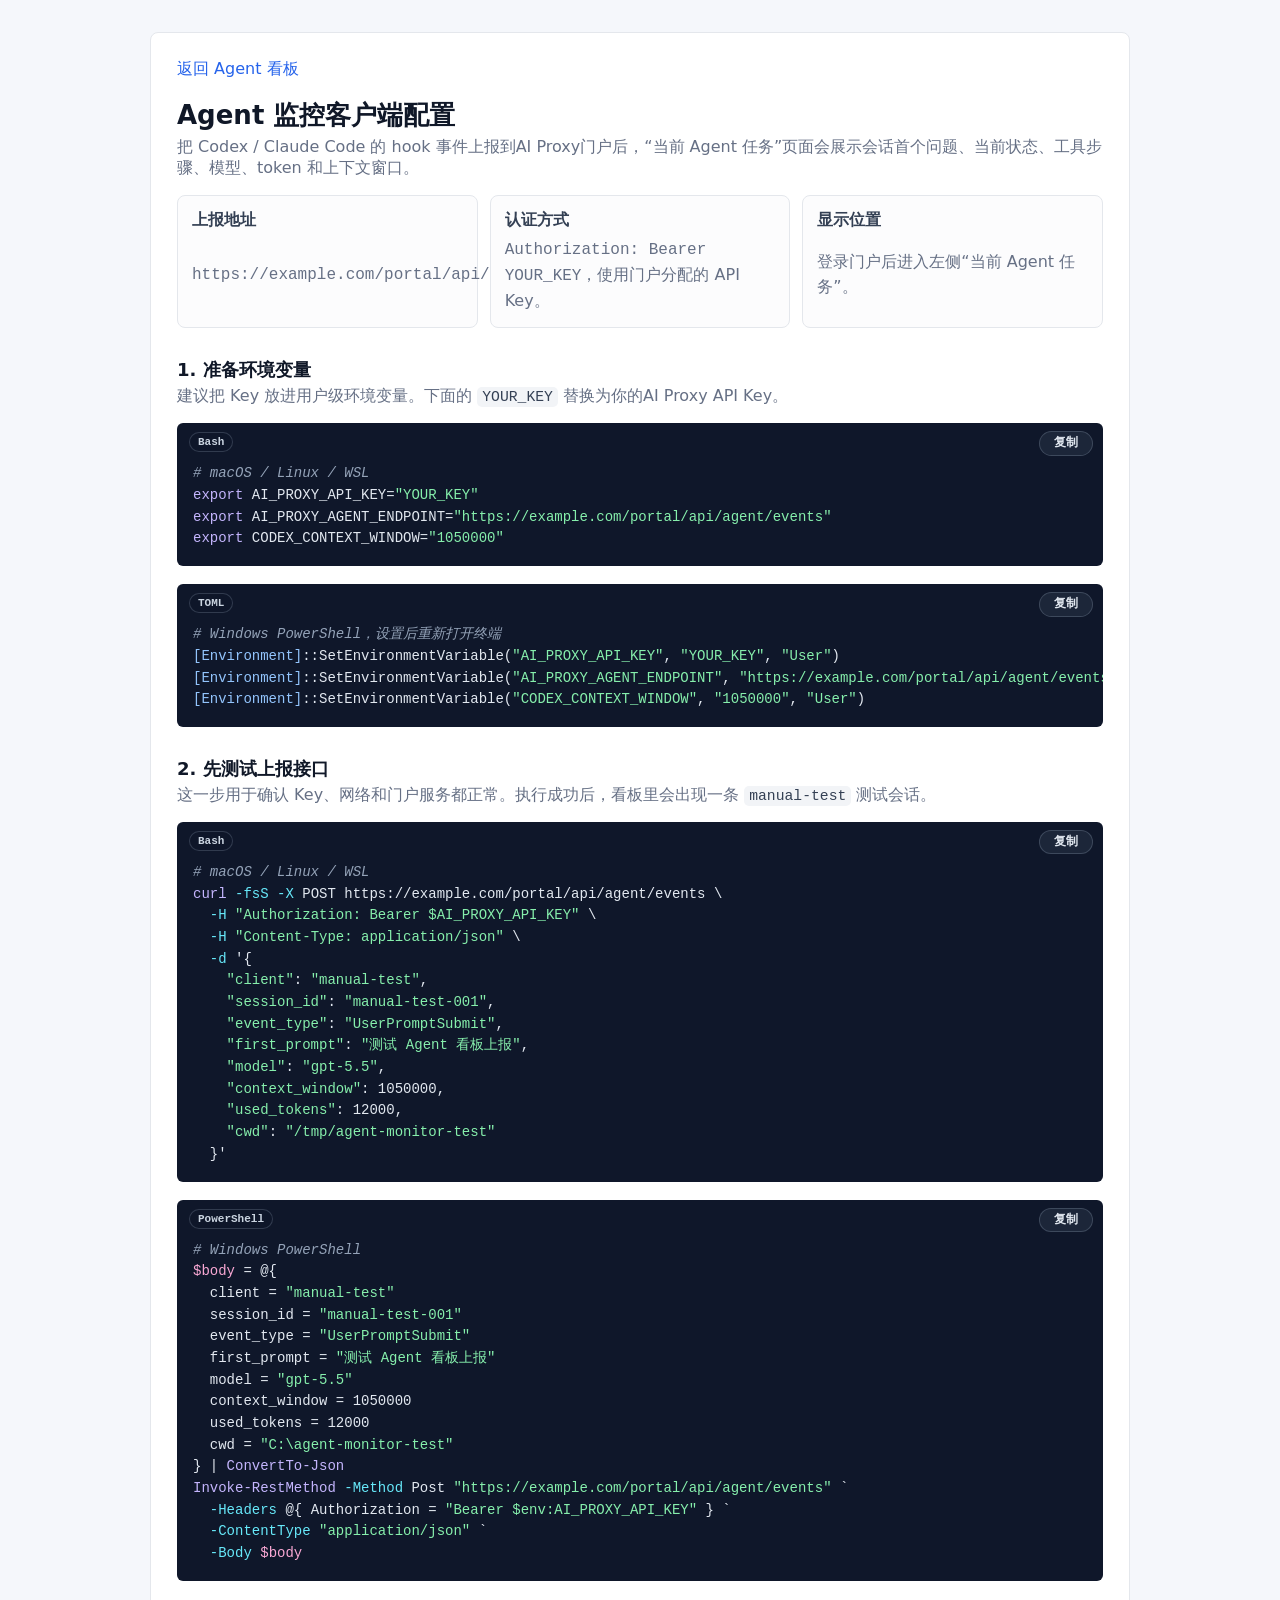
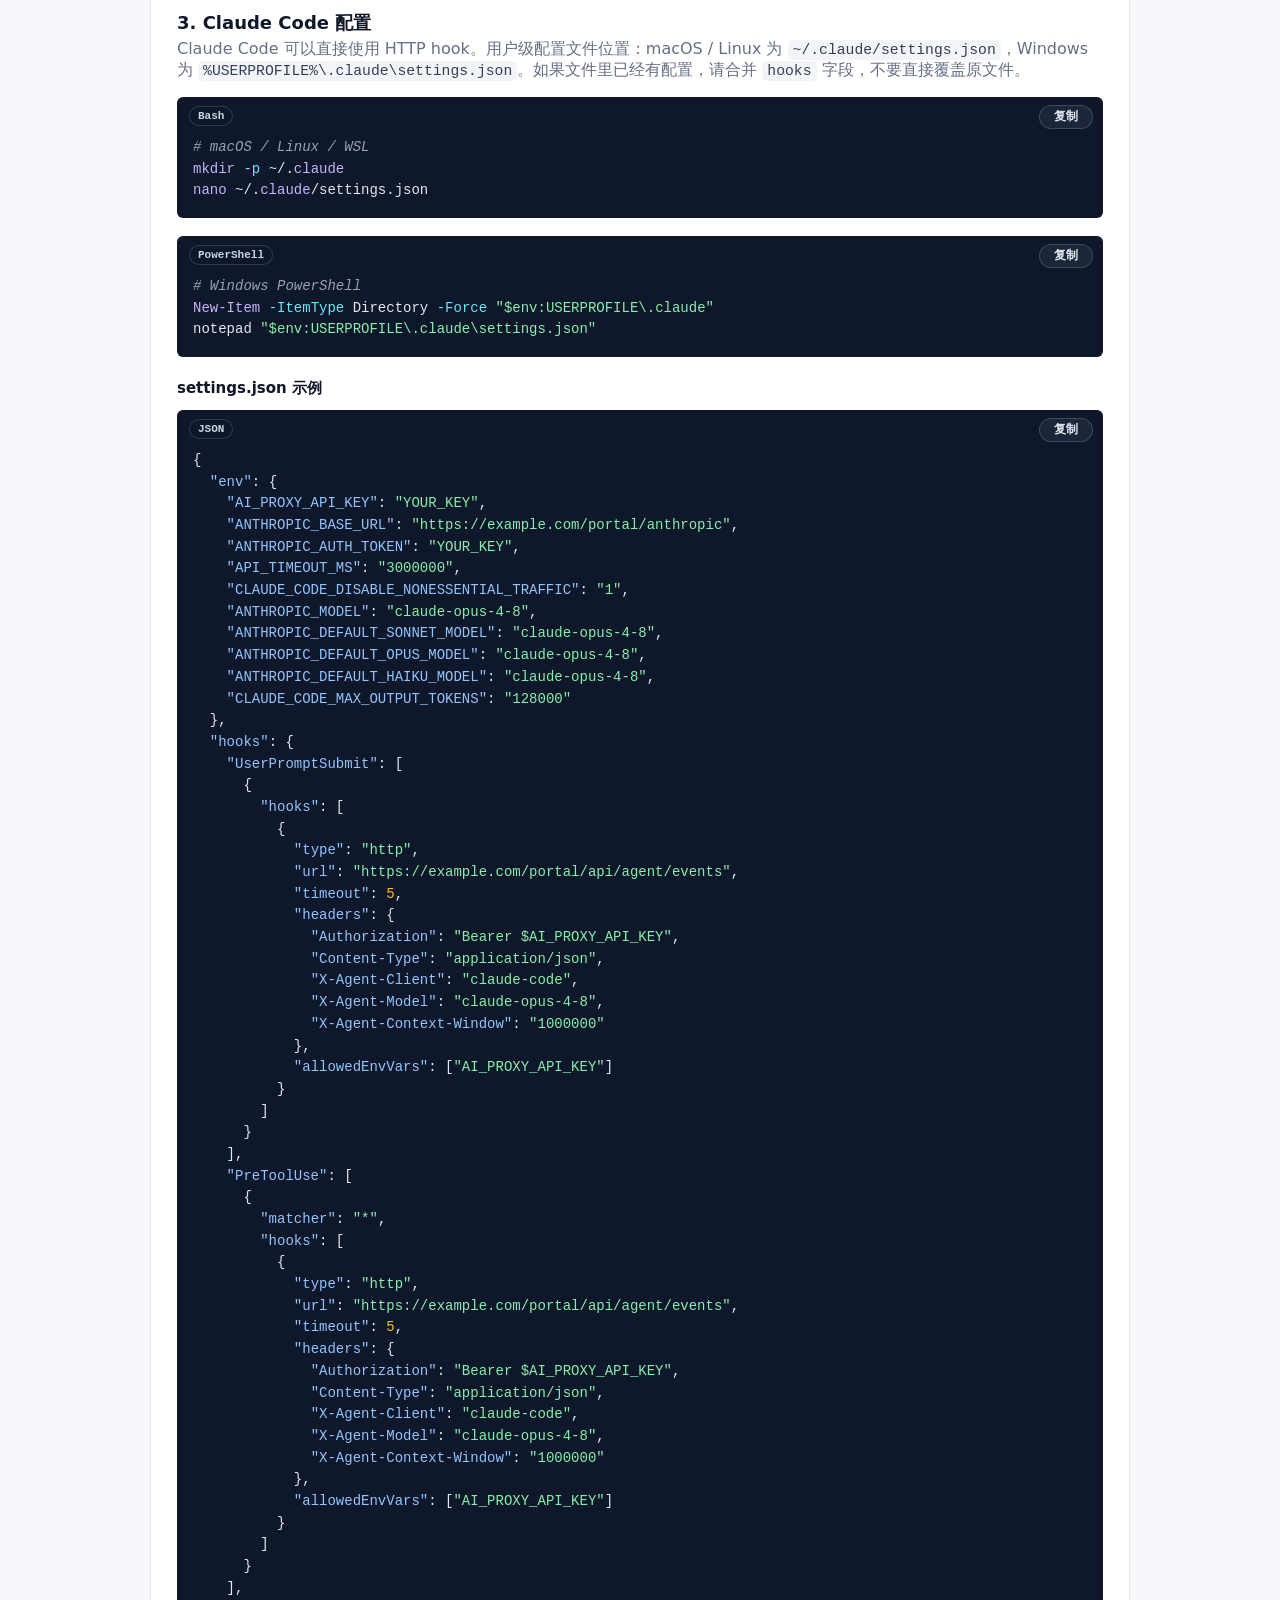
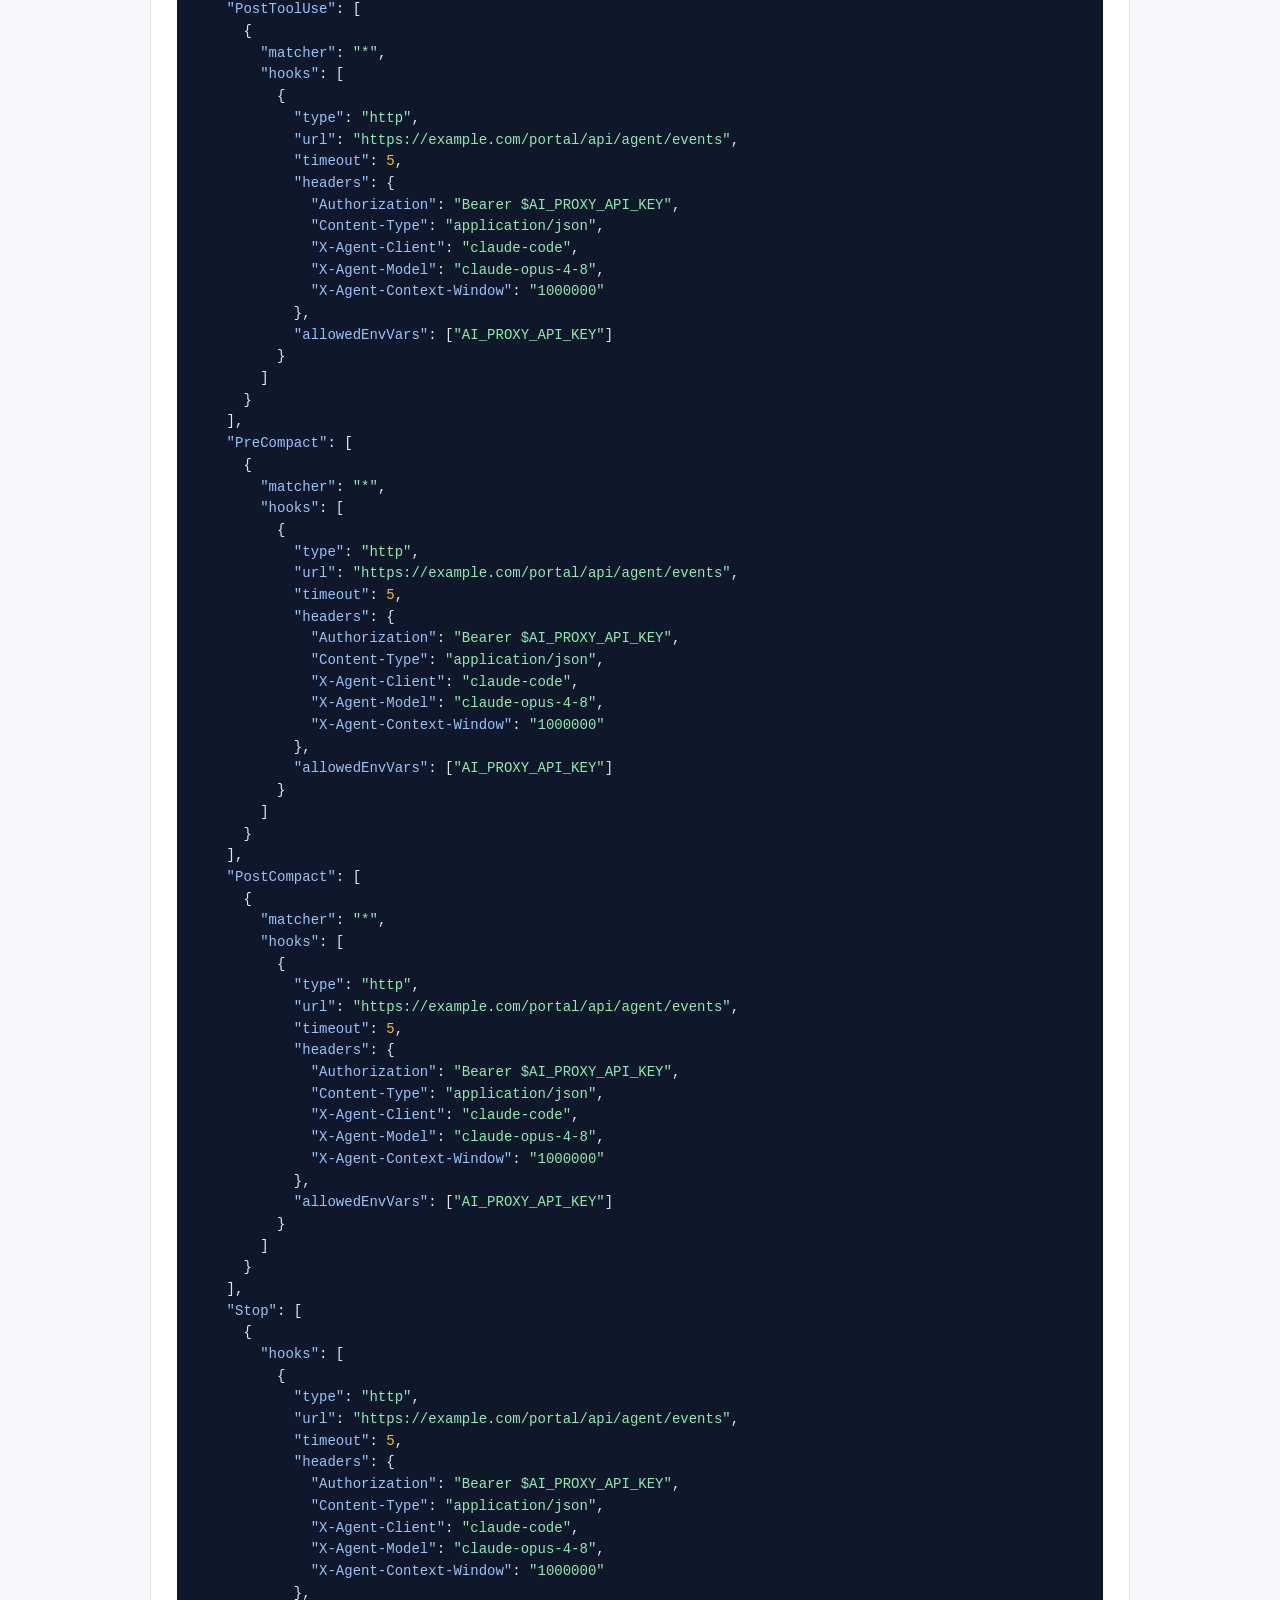
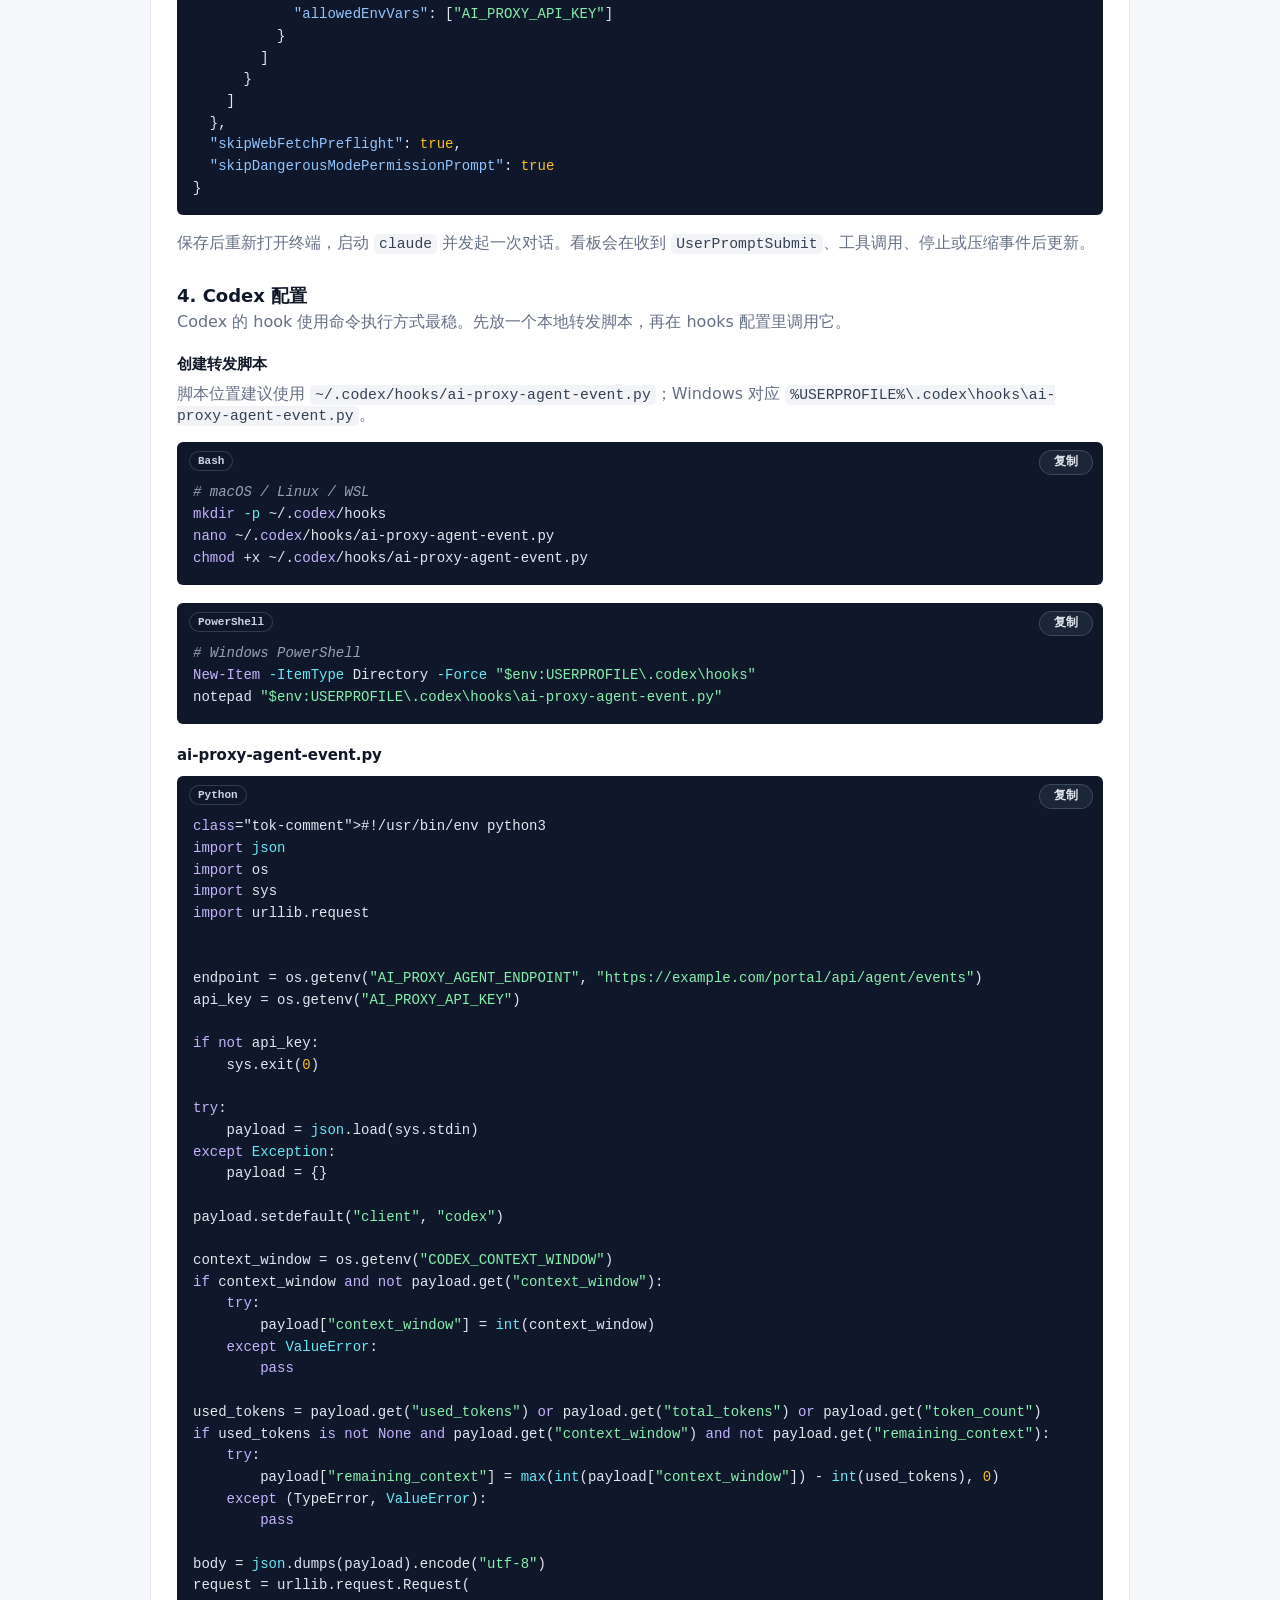
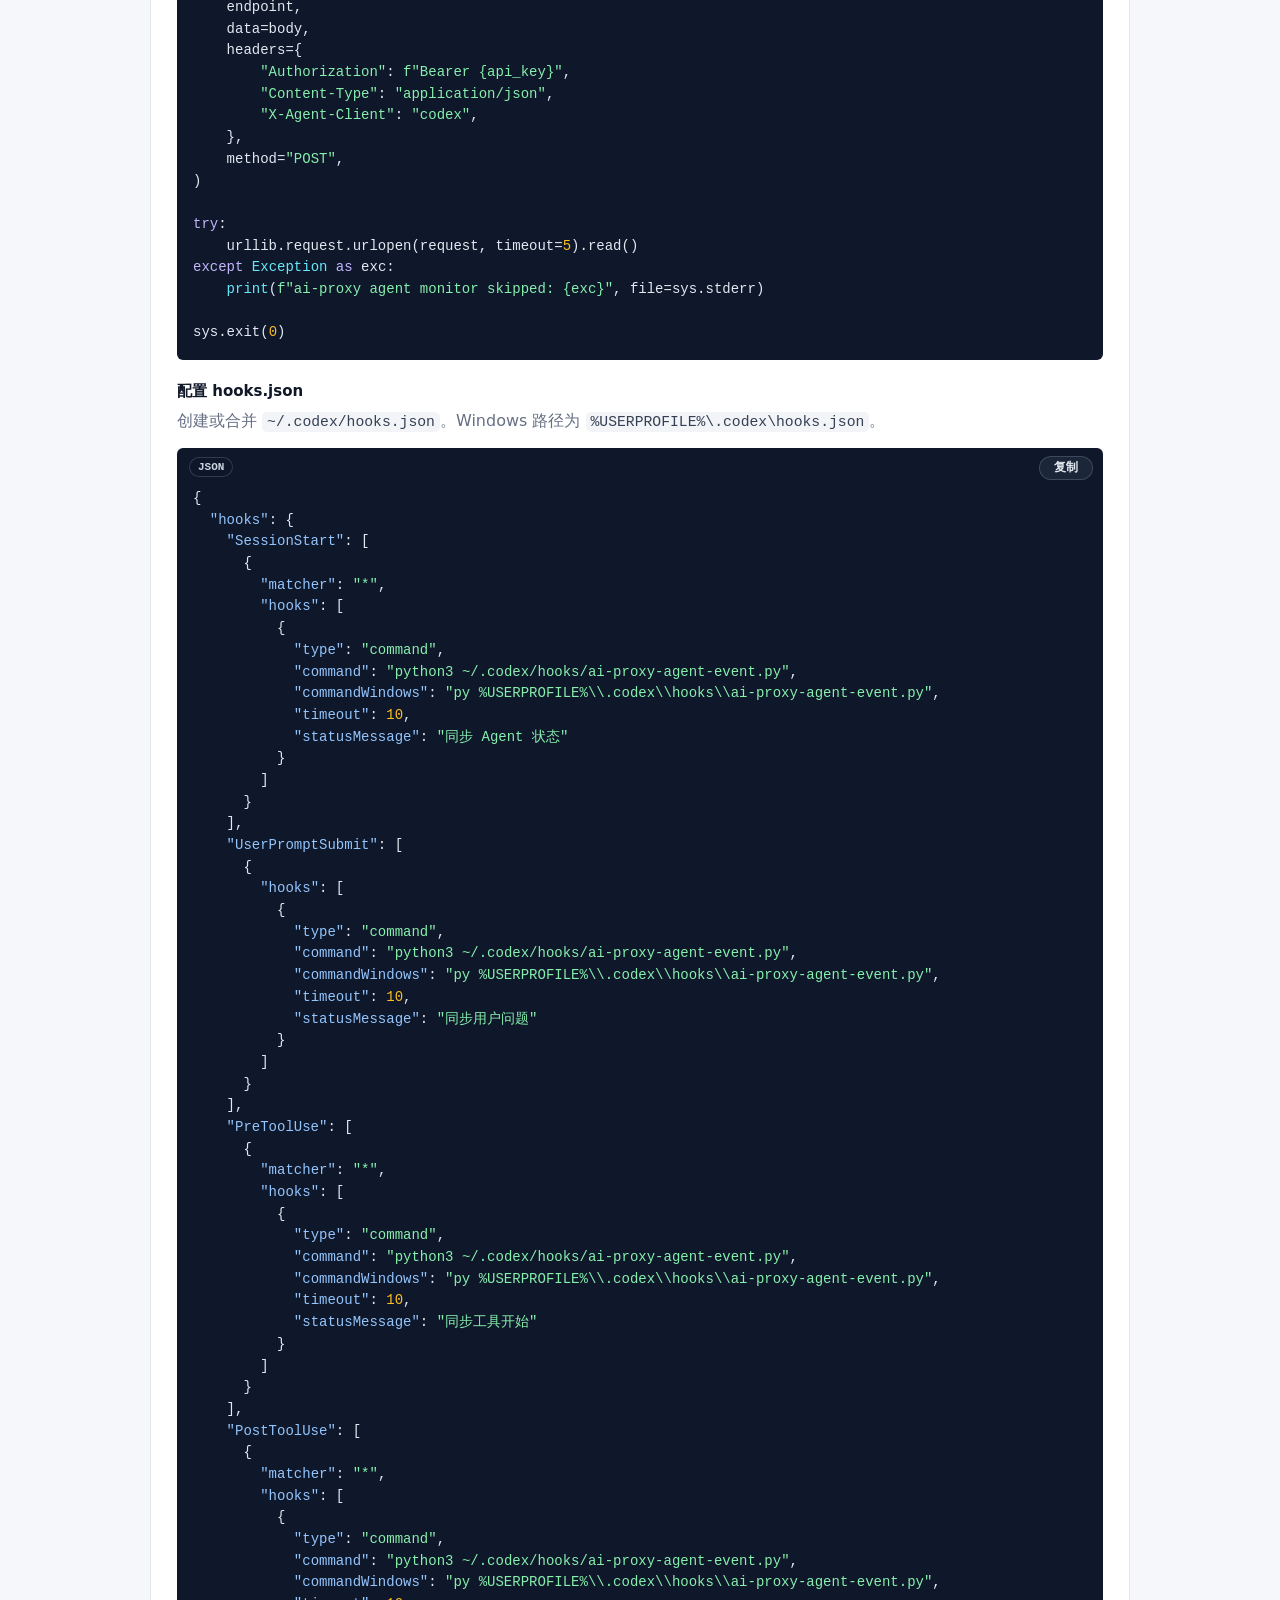
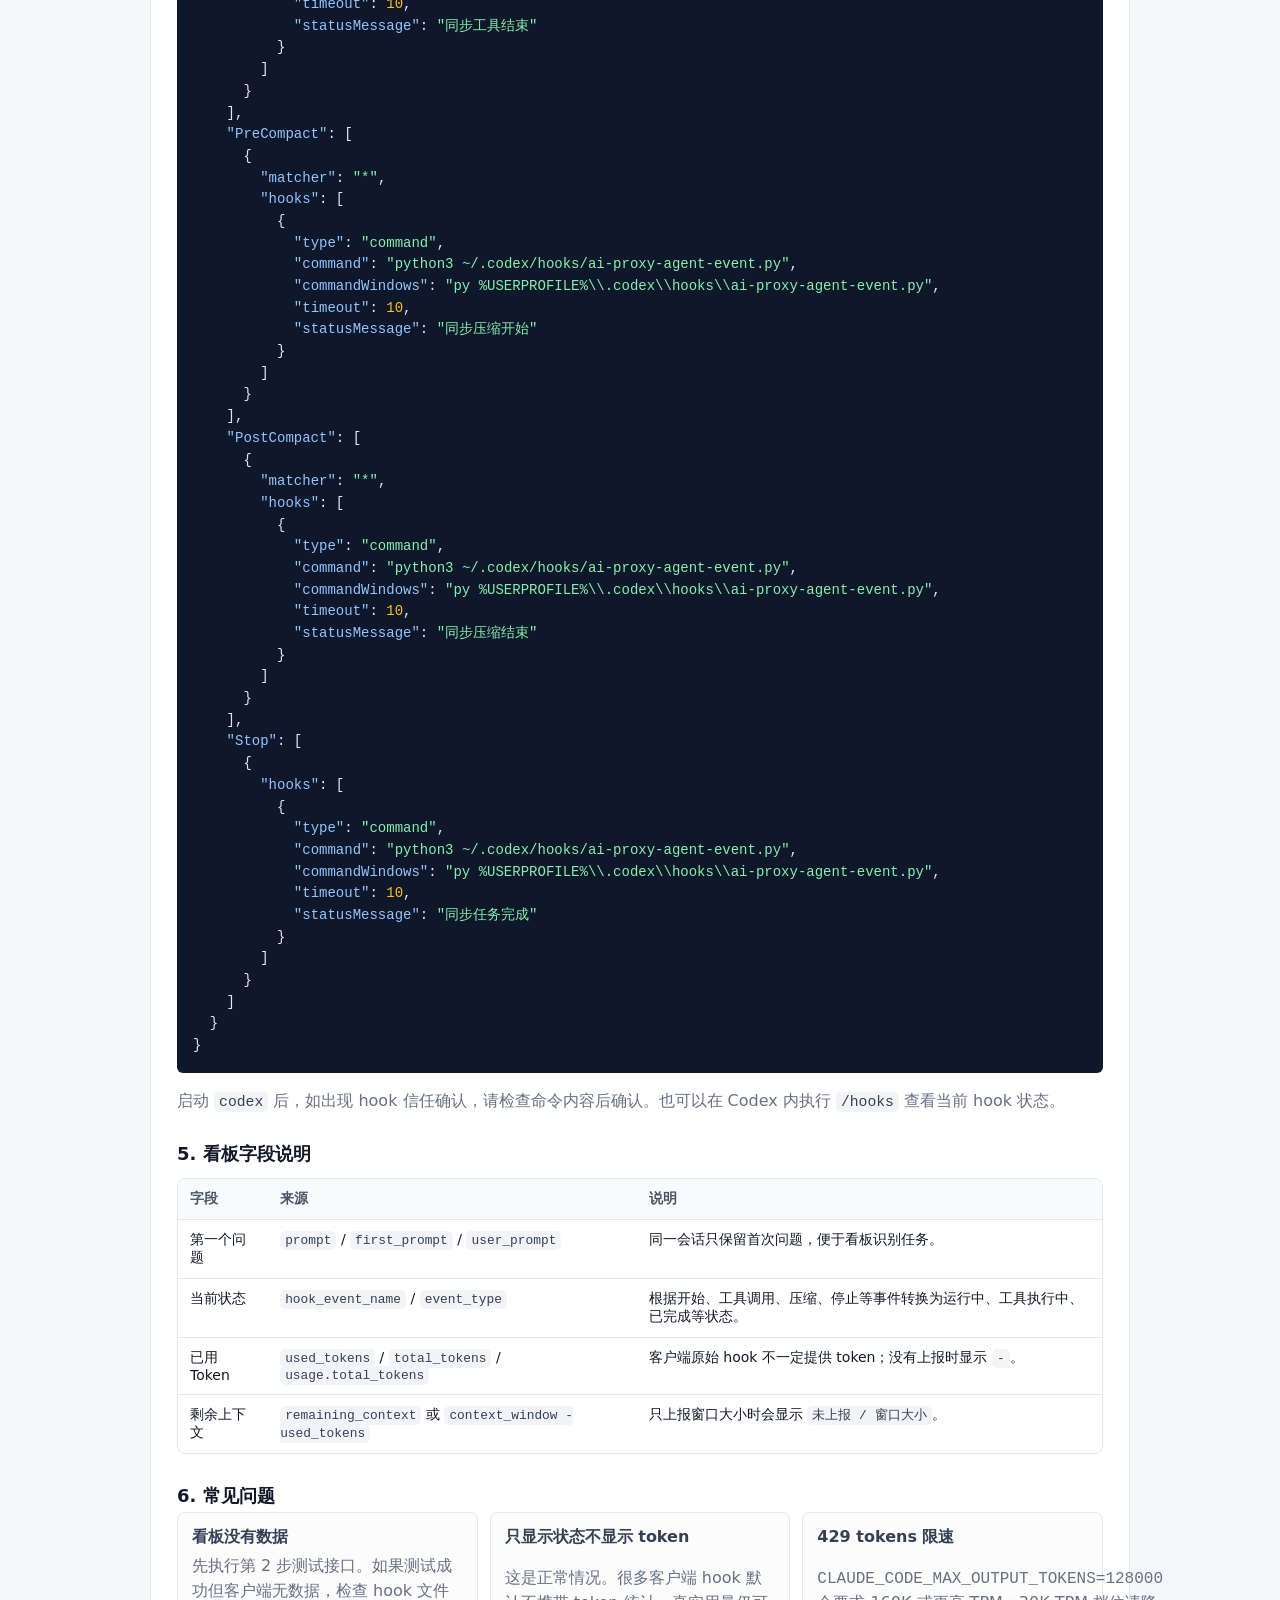
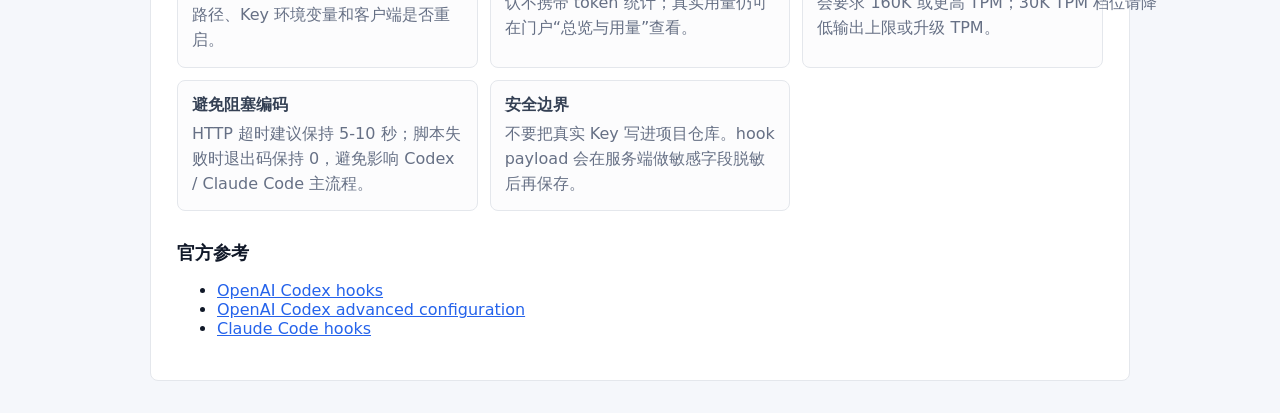
<file: portal/static/agent-client-docs.html>
<!doctype html>
<html lang="zh-CN">
  <head>
    <meta charset="utf-8" />
    <meta name="viewport" content="width=device-width, initial-scale=1" />
    <title>Agent 监控客户端配置 - AI Proxy Portal</title>
    <link rel="stylesheet" href="../static/styles.css?v=20260617-portal-38" />
  </head>
  <body class="doc-page">
    <main class="doc">
      <a href="../#agents" class="back-link">返回 Agent 看板</a>
      <h1>Agent 监控客户端配置</h1>
      <p>把 Codex / Claude Code 的 hook 事件上报到AI Proxy门户后，“当前 Agent 任务”页面会展示会话首个问题、当前状态、工具步骤、模型、token 和上下文窗口。</p>

      <div class="practice-grid">
        <div><strong>上报地址</strong><span><code>https://example.com/portal/api/agent/events</code></span></div>
        <div><strong>认证方式</strong><span><code>Authorization: Bearer YOUR_KEY</code>，使用门户分配的 API Key。</span></div>
        <div><strong>显示位置</strong><span>登录门户后进入左侧“当前 Agent 任务”。</span></div>
      </div>

      <h2>1. 准备环境变量</h2>
      <p>建议把 Key 放进用户级环境变量。下面的 <code>YOUR_KEY</code> 替换为你的AI Proxy API Key。</p>
      <pre><code># macOS / Linux / WSL
export AI_PROXY_API_KEY="YOUR_KEY"
export AI_PROXY_AGENT_ENDPOINT="https://example.com/portal/api/agent/events"
export CODEX_CONTEXT_WINDOW="1050000"</code></pre>

      <pre><code># Windows PowerShell，设置后重新打开终端
[Environment]::SetEnvironmentVariable("AI_PROXY_API_KEY", "YOUR_KEY", "User")
[Environment]::SetEnvironmentVariable("AI_PROXY_AGENT_ENDPOINT", "https://example.com/portal/api/agent/events", "User")
[Environment]::SetEnvironmentVariable("CODEX_CONTEXT_WINDOW", "1050000", "User")</code></pre>

      <h2>2. 先测试上报接口</h2>
      <p>这一步用于确认 Key、网络和门户服务都正常。执行成功后，看板里会出现一条 <code>manual-test</code> 测试会话。</p>
      <pre><code># macOS / Linux / WSL
curl -fsS -X POST https://example.com/portal/api/agent/events \
  -H "Authorization: Bearer $AI_PROXY_API_KEY" \
  -H "Content-Type: application/json" \
  -d '{
    "client": "manual-test",
    "session_id": "manual-test-001",
    "event_type": "UserPromptSubmit",
    "first_prompt": "测试 Agent 看板上报",
    "model": "gpt-5.5",
    "context_window": 1050000,
    "used_tokens": 12000,
    "cwd": "/tmp/agent-monitor-test"
  }'</code></pre>

      <pre><code># Windows PowerShell
$body = @{
  client = "manual-test"
  session_id = "manual-test-001"
  event_type = "UserPromptSubmit"
  first_prompt = "测试 Agent 看板上报"
  model = "gpt-5.5"
  context_window = 1050000
  used_tokens = 12000
  cwd = "C:\agent-monitor-test"
} | ConvertTo-Json
Invoke-RestMethod -Method Post "https://example.com/portal/api/agent/events" `
  -Headers @{ Authorization = "Bearer $env:AI_PROXY_API_KEY" } `
  -ContentType "application/json" `
  -Body $body</code></pre>

      <h2>3. Claude Code 配置</h2>
      <p>Claude Code 可以直接使用 HTTP hook。用户级配置文件位置：macOS / Linux 为 <code>~/.claude/settings.json</code>，Windows 为 <code>%USERPROFILE%\.claude\settings.json</code>。如果文件里已经有配置，请合并 <code>hooks</code> 字段，不要直接覆盖原文件。</p>
      <pre><code># macOS / Linux / WSL
mkdir -p ~/.claude
nano ~/.claude/settings.json</code></pre>

      <pre><code># Windows PowerShell
New-Item -ItemType Directory -Force "$env:USERPROFILE\.claude"
notepad "$env:USERPROFILE\.claude\settings.json"</code></pre>

      <h3>settings.json 示例</h3>
      <pre><code>{
  "env": {
    "AI_PROXY_API_KEY": "YOUR_KEY",
    "ANTHROPIC_BASE_URL": "https://example.com/portal/anthropic",
    "ANTHROPIC_AUTH_TOKEN": "YOUR_KEY",
    "API_TIMEOUT_MS": "3000000",
    "CLAUDE_CODE_DISABLE_NONESSENTIAL_TRAFFIC": "1",
    "ANTHROPIC_MODEL": "claude-opus-4-8",
    "ANTHROPIC_DEFAULT_SONNET_MODEL": "claude-opus-4-8",
    "ANTHROPIC_DEFAULT_OPUS_MODEL": "claude-opus-4-8",
    "ANTHROPIC_DEFAULT_HAIKU_MODEL": "claude-opus-4-8",
    "CLAUDE_CODE_MAX_OUTPUT_TOKENS": "128000"
  },
  "hooks": {
    "UserPromptSubmit": [
      {
        "hooks": [
          {
            "type": "http",
            "url": "https://example.com/portal/api/agent/events",
            "timeout": 5,
            "headers": {
              "Authorization": "Bearer $AI_PROXY_API_KEY",
              "Content-Type": "application/json",
              "X-Agent-Client": "claude-code",
              "X-Agent-Model": "claude-opus-4-8",
              "X-Agent-Context-Window": "1000000"
            },
            "allowedEnvVars": ["AI_PROXY_API_KEY"]
          }
        ]
      }
    ],
    "PreToolUse": [
      {
        "matcher": "*",
        "hooks": [
          {
            "type": "http",
            "url": "https://example.com/portal/api/agent/events",
            "timeout": 5,
            "headers": {
              "Authorization": "Bearer $AI_PROXY_API_KEY",
              "Content-Type": "application/json",
              "X-Agent-Client": "claude-code",
              "X-Agent-Model": "claude-opus-4-8",
              "X-Agent-Context-Window": "1000000"
            },
            "allowedEnvVars": ["AI_PROXY_API_KEY"]
          }
        ]
      }
    ],
    "PostToolUse": [
      {
        "matcher": "*",
        "hooks": [
          {
            "type": "http",
            "url": "https://example.com/portal/api/agent/events",
            "timeout": 5,
            "headers": {
              "Authorization": "Bearer $AI_PROXY_API_KEY",
              "Content-Type": "application/json",
              "X-Agent-Client": "claude-code",
              "X-Agent-Model": "claude-opus-4-8",
              "X-Agent-Context-Window": "1000000"
            },
            "allowedEnvVars": ["AI_PROXY_API_KEY"]
          }
        ]
      }
    ],
    "PreCompact": [
      {
        "matcher": "*",
        "hooks": [
          {
            "type": "http",
            "url": "https://example.com/portal/api/agent/events",
            "timeout": 5,
            "headers": {
              "Authorization": "Bearer $AI_PROXY_API_KEY",
              "Content-Type": "application/json",
              "X-Agent-Client": "claude-code",
              "X-Agent-Model": "claude-opus-4-8",
              "X-Agent-Context-Window": "1000000"
            },
            "allowedEnvVars": ["AI_PROXY_API_KEY"]
          }
        ]
      }
    ],
    "PostCompact": [
      {
        "matcher": "*",
        "hooks": [
          {
            "type": "http",
            "url": "https://example.com/portal/api/agent/events",
            "timeout": 5,
            "headers": {
              "Authorization": "Bearer $AI_PROXY_API_KEY",
              "Content-Type": "application/json",
              "X-Agent-Client": "claude-code",
              "X-Agent-Model": "claude-opus-4-8",
              "X-Agent-Context-Window": "1000000"
            },
            "allowedEnvVars": ["AI_PROXY_API_KEY"]
          }
        ]
      }
    ],
    "Stop": [
      {
        "hooks": [
          {
            "type": "http",
            "url": "https://example.com/portal/api/agent/events",
            "timeout": 5,
            "headers": {
              "Authorization": "Bearer $AI_PROXY_API_KEY",
              "Content-Type": "application/json",
              "X-Agent-Client": "claude-code",
              "X-Agent-Model": "claude-opus-4-8",
              "X-Agent-Context-Window": "1000000"
            },
            "allowedEnvVars": ["AI_PROXY_API_KEY"]
          }
        ]
      }
    ]
  },
  "skipWebFetchPreflight": true,
  "skipDangerousModePermissionPrompt": true
}</code></pre>

      <p>保存后重新打开终端，启动 <code>claude</code> 并发起一次对话。看板会在收到 <code>UserPromptSubmit</code>、工具调用、停止或压缩事件后更新。</p>

      <h2>4. Codex 配置</h2>
      <p>Codex 的 hook 使用命令执行方式最稳。先放一个本地转发脚本，再在 hooks 配置里调用它。</p>

      <h3>创建转发脚本</h3>
      <p>脚本位置建议使用 <code>~/.codex/hooks/ai-proxy-agent-event.py</code>；Windows 对应 <code>%USERPROFILE%\.codex\hooks\ai-proxy-agent-event.py</code>。</p>
      <pre><code># macOS / Linux / WSL
mkdir -p ~/.codex/hooks
nano ~/.codex/hooks/ai-proxy-agent-event.py
chmod +x ~/.codex/hooks/ai-proxy-agent-event.py</code></pre>

      <pre><code># Windows PowerShell
New-Item -ItemType Directory -Force "$env:USERPROFILE\.codex\hooks"
notepad "$env:USERPROFILE\.codex\hooks\ai-proxy-agent-event.py"</code></pre>

      <h3>ai-proxy-agent-event.py</h3>
      <pre><code>#!/usr/bin/env python3
import json
import os
import sys
import urllib.request


endpoint = os.getenv("AI_PROXY_AGENT_ENDPOINT", "https://example.com/portal/api/agent/events")
api_key = os.getenv("AI_PROXY_API_KEY")

if not api_key:
    sys.exit(0)

try:
    payload = json.load(sys.stdin)
except Exception:
    payload = {}

payload.setdefault("client", "codex")

context_window = os.getenv("CODEX_CONTEXT_WINDOW")
if context_window and not payload.get("context_window"):
    try:
        payload["context_window"] = int(context_window)
    except ValueError:
        pass

used_tokens = payload.get("used_tokens") or payload.get("total_tokens") or payload.get("token_count")
if used_tokens is not None and payload.get("context_window") and not payload.get("remaining_context"):
    try:
        payload["remaining_context"] = max(int(payload["context_window"]) - int(used_tokens), 0)
    except (TypeError, ValueError):
        pass

body = json.dumps(payload).encode("utf-8")
request = urllib.request.Request(
    endpoint,
    data=body,
    headers={
        "Authorization": f"Bearer {api_key}",
        "Content-Type": "application/json",
        "X-Agent-Client": "codex",
    },
    method="POST",
)

try:
    urllib.request.urlopen(request, timeout=5).read()
except Exception as exc:
    print(f"ai-proxy agent monitor skipped: {exc}", file=sys.stderr)

sys.exit(0)</code></pre>

      <h3>配置 hooks.json</h3>
      <p>创建或合并 <code>~/.codex/hooks.json</code>。Windows 路径为 <code>%USERPROFILE%\.codex\hooks.json</code>。</p>
      <pre><code>{
  "hooks": {
    "SessionStart": [
      {
        "matcher": "*",
        "hooks": [
          {
            "type": "command",
            "command": "python3 ~/.codex/hooks/ai-proxy-agent-event.py",
            "commandWindows": "py %USERPROFILE%\\.codex\\hooks\\ai-proxy-agent-event.py",
            "timeout": 10,
            "statusMessage": "同步 Agent 状态"
          }
        ]
      }
    ],
    "UserPromptSubmit": [
      {
        "hooks": [
          {
            "type": "command",
            "command": "python3 ~/.codex/hooks/ai-proxy-agent-event.py",
            "commandWindows": "py %USERPROFILE%\\.codex\\hooks\\ai-proxy-agent-event.py",
            "timeout": 10,
            "statusMessage": "同步用户问题"
          }
        ]
      }
    ],
    "PreToolUse": [
      {
        "matcher": "*",
        "hooks": [
          {
            "type": "command",
            "command": "python3 ~/.codex/hooks/ai-proxy-agent-event.py",
            "commandWindows": "py %USERPROFILE%\\.codex\\hooks\\ai-proxy-agent-event.py",
            "timeout": 10,
            "statusMessage": "同步工具开始"
          }
        ]
      }
    ],
    "PostToolUse": [
      {
        "matcher": "*",
        "hooks": [
          {
            "type": "command",
            "command": "python3 ~/.codex/hooks/ai-proxy-agent-event.py",
            "commandWindows": "py %USERPROFILE%\\.codex\\hooks\\ai-proxy-agent-event.py",
            "timeout": 10,
            "statusMessage": "同步工具结束"
          }
        ]
      }
    ],
    "PreCompact": [
      {
        "matcher": "*",
        "hooks": [
          {
            "type": "command",
            "command": "python3 ~/.codex/hooks/ai-proxy-agent-event.py",
            "commandWindows": "py %USERPROFILE%\\.codex\\hooks\\ai-proxy-agent-event.py",
            "timeout": 10,
            "statusMessage": "同步压缩开始"
          }
        ]
      }
    ],
    "PostCompact": [
      {
        "matcher": "*",
        "hooks": [
          {
            "type": "command",
            "command": "python3 ~/.codex/hooks/ai-proxy-agent-event.py",
            "commandWindows": "py %USERPROFILE%\\.codex\\hooks\\ai-proxy-agent-event.py",
            "timeout": 10,
            "statusMessage": "同步压缩结束"
          }
        ]
      }
    ],
    "Stop": [
      {
        "hooks": [
          {
            "type": "command",
            "command": "python3 ~/.codex/hooks/ai-proxy-agent-event.py",
            "commandWindows": "py %USERPROFILE%\\.codex\\hooks\\ai-proxy-agent-event.py",
            "timeout": 10,
            "statusMessage": "同步任务完成"
          }
        ]
      }
    ]
  }
}</code></pre>

      <p>启动 <code>codex</code> 后，如出现 hook 信任确认，请检查命令内容后确认。也可以在 Codex 内执行 <code>/hooks</code> 查看当前 hook 状态。</p>

      <h2>5. 看板字段说明</h2>
      <div class="table-wrap">
        <table>
          <thead>
            <tr>
              <th>字段</th>
              <th>来源</th>
              <th>说明</th>
            </tr>
          </thead>
          <tbody>
            <tr>
              <td>第一个问题</td>
              <td><code>prompt</code> / <code>first_prompt</code> / <code>user_prompt</code></td>
              <td>同一会话只保留首次问题，便于看板识别任务。</td>
            </tr>
            <tr>
              <td>当前状态</td>
              <td><code>hook_event_name</code> / <code>event_type</code></td>
              <td>根据开始、工具调用、压缩、停止等事件转换为运行中、工具执行中、已完成等状态。</td>
            </tr>
            <tr>
              <td>已用 Token</td>
              <td><code>used_tokens</code> / <code>total_tokens</code> / <code>usage.total_tokens</code></td>
              <td>客户端原始 hook 不一定提供 token；没有上报时显示 <code>-</code>。</td>
            </tr>
            <tr>
              <td>剩余上下文</td>
              <td><code>remaining_context</code> 或 <code>context_window - used_tokens</code></td>
              <td>只上报窗口大小时会显示 <code>未上报 / 窗口大小</code>。</td>
            </tr>
          </tbody>
        </table>
      </div>

      <h2>6. 常见问题</h2>
      <div class="practice-grid">
        <div><strong>看板没有数据</strong><span>先执行第 2 步测试接口。如果测试成功但客户端无数据，检查 hook 文件路径、Key 环境变量和客户端是否重启。</span></div>
        <div><strong>只显示状态不显示 token</strong><span>这是正常情况。很多客户端 hook 默认不携带 token 统计；真实用量仍可在门户“总览与用量”查看。</span></div>
        <div><strong>429 tokens 限速</strong><span><code>CLAUDE_CODE_MAX_OUTPUT_TOKENS=128000</code> 会要求 160K 或更高 TPM；30K TPM 档位请降低输出上限或升级 TPM。</span></div>
        <div><strong>避免阻塞编码</strong><span>HTTP 超时建议保持 5-10 秒；脚本失败时退出码保持 0，避免影响 Codex / Claude Code 主流程。</span></div>
        <div><strong>安全边界</strong><span>不要把真实 Key 写进项目仓库。hook payload 会在服务端做敏感字段脱敏后再保存。</span></div>
      </div>

      <h2>官方参考</h2>
      <ul>
        <li><a href="https://developers.openai.com/codex/hooks" target="_blank" rel="noreferrer">OpenAI Codex hooks</a></li>
        <li><a href="https://developers.openai.com/codex/config-advanced" target="_blank" rel="noreferrer">OpenAI Codex advanced configuration</a></li>
        <li><a href="https://code.claude.com/docs/en/hooks" target="_blank" rel="noreferrer">Claude Code hooks</a></li>
      </ul>
    </main>
    <script src="../static/code-highlight.js?v=20260617-portal-38"></script>
  </body>
</html>
</file>
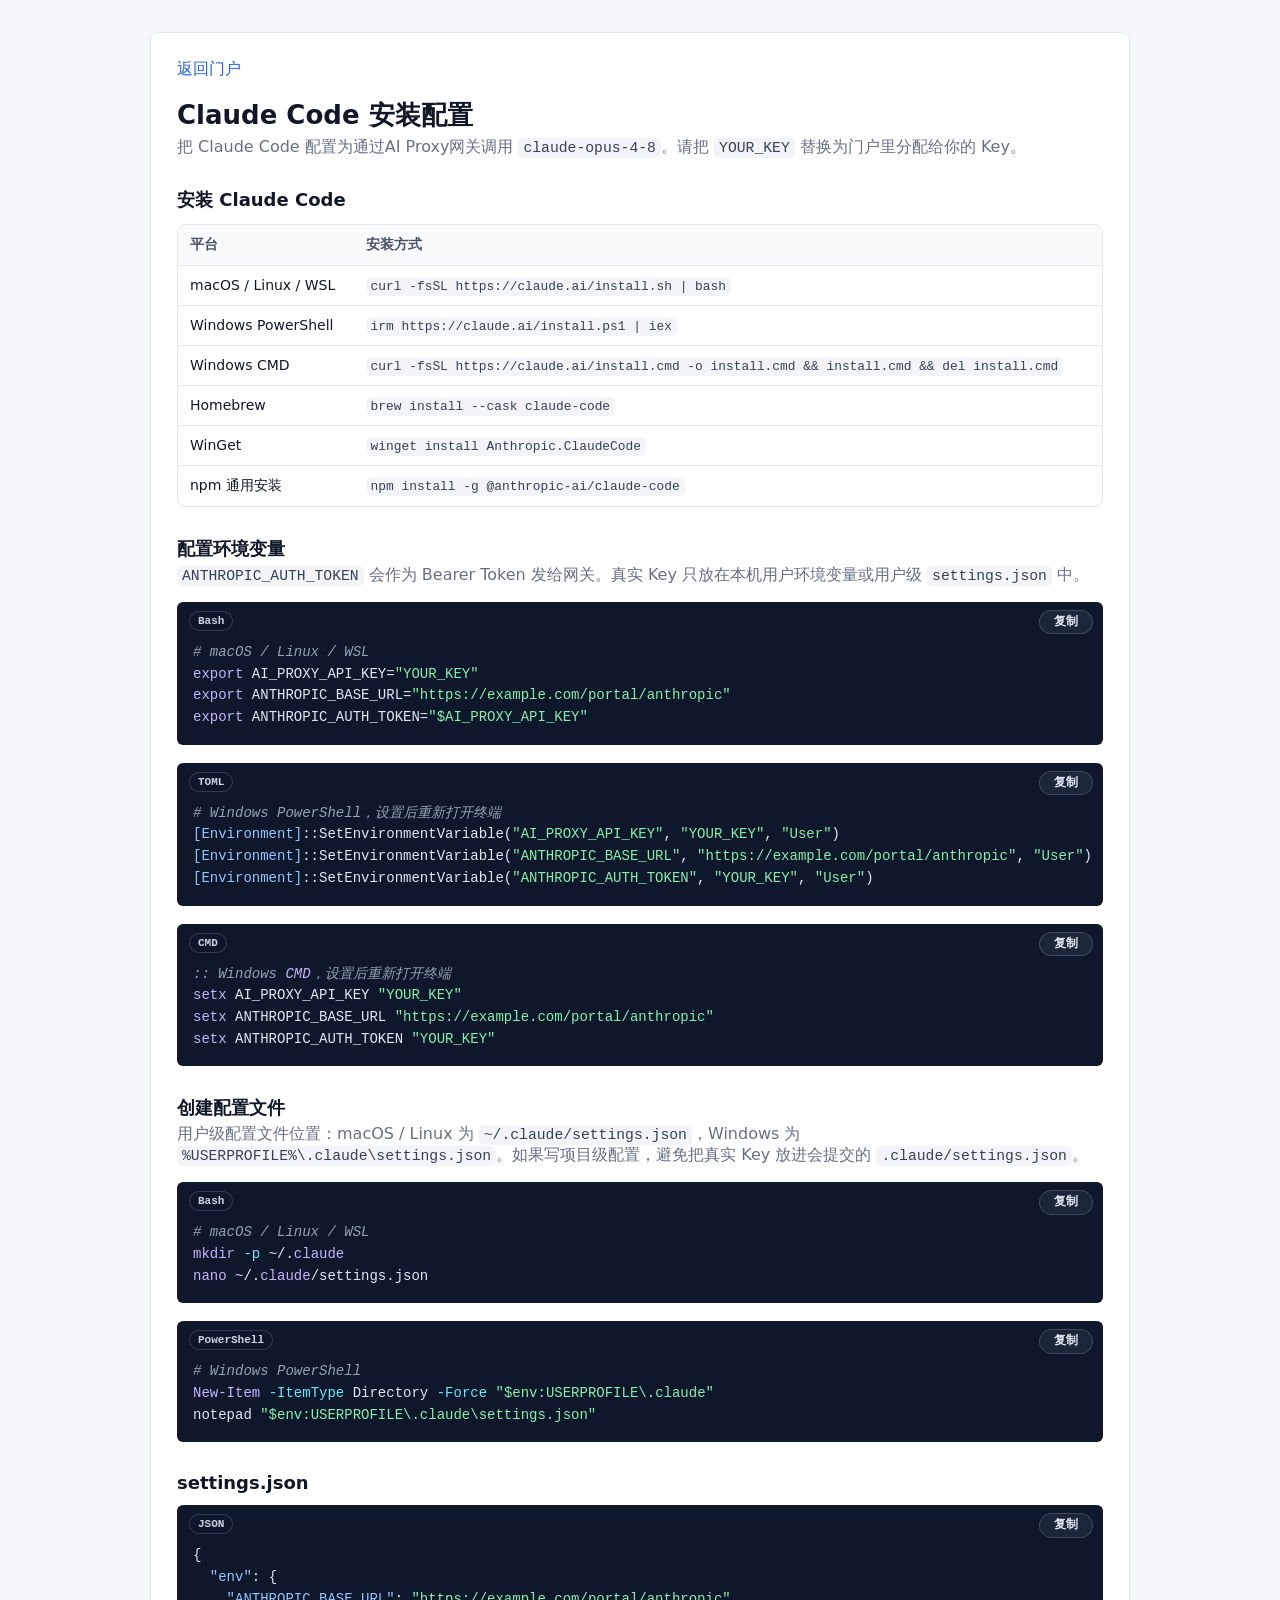
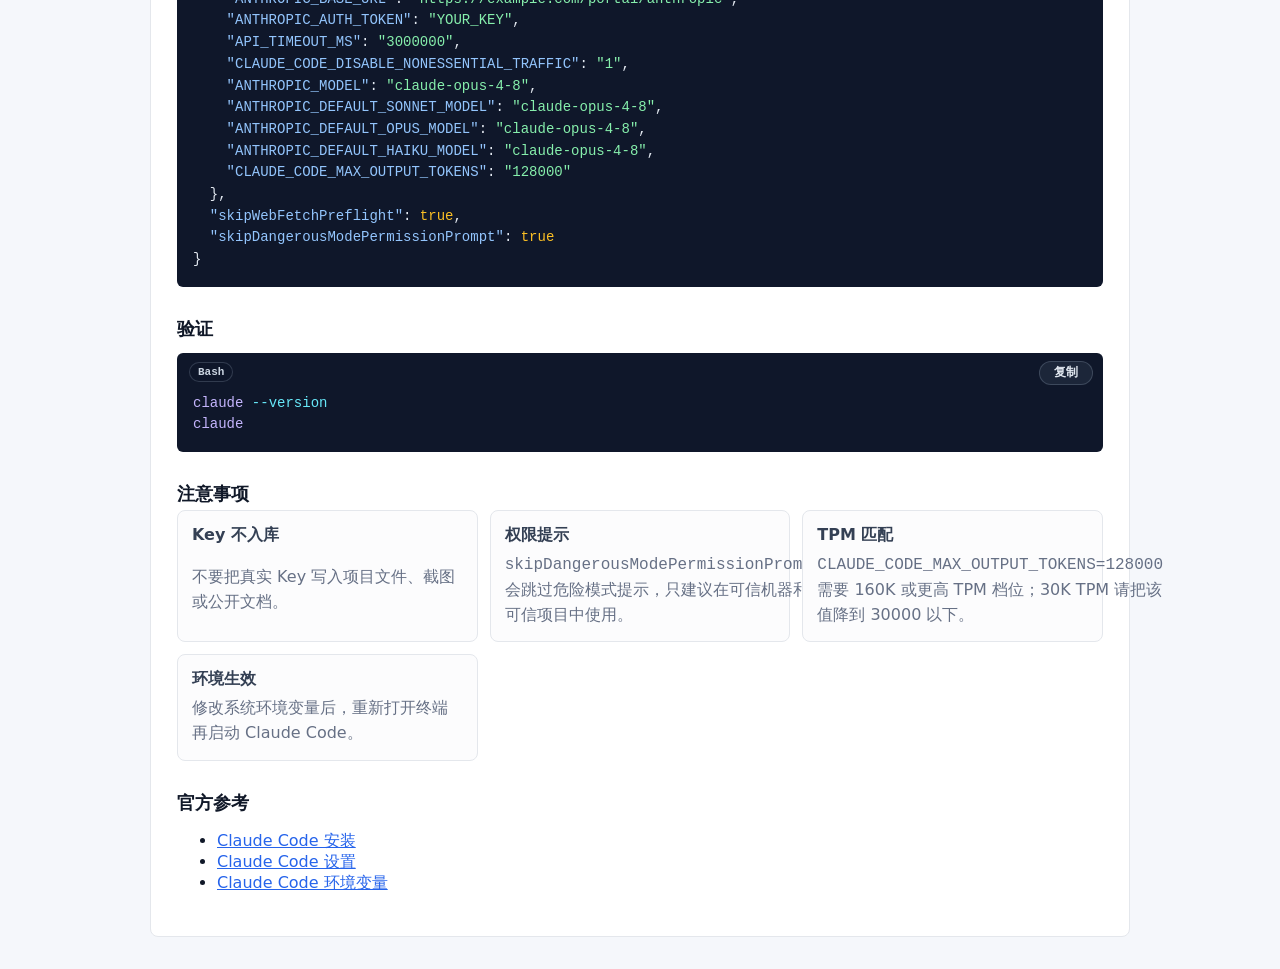
<file: portal/static/claude-code-docs.html>
<!doctype html>
<html lang="zh-CN">
  <head>
    <meta charset="utf-8" />
    <meta name="viewport" content="width=device-width, initial-scale=1" />
    <title>Claude Code 安装配置 - AI Proxy Portal</title>
    <link rel="stylesheet" href="../static/styles.css?v=20260617-portal-38" />
  </head>
  <body class="doc-page">
    <main class="doc">
      <a href="../#docs" class="back-link">返回门户</a>
      <h1>Claude Code 安装配置</h1>
      <p>把 Claude Code 配置为通过AI Proxy网关调用 <code>claude-opus-4-8</code>。请把 <code>YOUR_KEY</code> 替换为门户里分配给你的 Key。</p>

      <h2>安装 Claude Code</h2>
      <div class="table-wrap">
        <table>
          <thead>
            <tr>
              <th>平台</th>
              <th>安装方式</th>
            </tr>
          </thead>
          <tbody>
            <tr>
              <td>macOS / Linux / WSL</td>
              <td><code>curl -fsSL https://claude.ai/install.sh | bash</code></td>
            </tr>
            <tr>
              <td>Windows PowerShell</td>
              <td><code>irm https://claude.ai/install.ps1 | iex</code></td>
            </tr>
            <tr>
              <td>Windows CMD</td>
              <td><code>curl -fsSL https://claude.ai/install.cmd -o install.cmd &amp;&amp; install.cmd &amp;&amp; del install.cmd</code></td>
            </tr>
            <tr>
              <td>Homebrew</td>
              <td><code>brew install --cask claude-code</code></td>
            </tr>
            <tr>
              <td>WinGet</td>
              <td><code>winget install Anthropic.ClaudeCode</code></td>
            </tr>
            <tr>
              <td>npm 通用安装</td>
              <td><code>npm install -g @anthropic-ai/claude-code</code></td>
            </tr>
          </tbody>
        </table>
      </div>

      <h2>配置环境变量</h2>
      <p><code>ANTHROPIC_AUTH_TOKEN</code> 会作为 Bearer Token 发给网关。真实 Key 只放在本机用户环境变量或用户级 <code>settings.json</code> 中。</p>
      <pre><code># macOS / Linux / WSL
export AI_PROXY_API_KEY="YOUR_KEY"
export ANTHROPIC_BASE_URL="https://example.com/portal/anthropic"
export ANTHROPIC_AUTH_TOKEN="$AI_PROXY_API_KEY"</code></pre>

      <pre><code># Windows PowerShell，设置后重新打开终端
[Environment]::SetEnvironmentVariable("AI_PROXY_API_KEY", "YOUR_KEY", "User")
[Environment]::SetEnvironmentVariable("ANTHROPIC_BASE_URL", "https://example.com/portal/anthropic", "User")
[Environment]::SetEnvironmentVariable("ANTHROPIC_AUTH_TOKEN", "YOUR_KEY", "User")</code></pre>

      <pre><code>:: Windows CMD，设置后重新打开终端
setx AI_PROXY_API_KEY "YOUR_KEY"
setx ANTHROPIC_BASE_URL "https://example.com/portal/anthropic"
setx ANTHROPIC_AUTH_TOKEN "YOUR_KEY"</code></pre>

      <h2>创建配置文件</h2>
      <p>用户级配置文件位置：macOS / Linux 为 <code>~/.claude/settings.json</code>，Windows 为 <code>%USERPROFILE%\.claude\settings.json</code>。如果写项目级配置，避免把真实 Key 放进会提交的 <code>.claude/settings.json</code>。</p>
      <pre><code># macOS / Linux / WSL
mkdir -p ~/.claude
nano ~/.claude/settings.json</code></pre>

      <pre><code># Windows PowerShell
New-Item -ItemType Directory -Force "$env:USERPROFILE\.claude"
notepad "$env:USERPROFILE\.claude\settings.json"</code></pre>

      <h2>settings.json</h2>
      <pre><code>{
  "env": {
    "ANTHROPIC_BASE_URL": "https://example.com/portal/anthropic",
    "ANTHROPIC_AUTH_TOKEN": "YOUR_KEY",
    "API_TIMEOUT_MS": "3000000",
    "CLAUDE_CODE_DISABLE_NONESSENTIAL_TRAFFIC": "1",
    "ANTHROPIC_MODEL": "claude-opus-4-8",
    "ANTHROPIC_DEFAULT_SONNET_MODEL": "claude-opus-4-8",
    "ANTHROPIC_DEFAULT_OPUS_MODEL": "claude-opus-4-8",
    "ANTHROPIC_DEFAULT_HAIKU_MODEL": "claude-opus-4-8",
    "CLAUDE_CODE_MAX_OUTPUT_TOKENS": "128000"
  },
  "skipWebFetchPreflight": true,
  "skipDangerousModePermissionPrompt": true
}</code></pre>

      <h2>验证</h2>
      <pre><code>claude --version
claude</code></pre>

      <h2>注意事项</h2>
      <div class="practice-grid">
        <div><strong>Key 不入库</strong><span>不要把真实 Key 写入项目文件、截图或公开文档。</span></div>
        <div><strong>权限提示</strong><span><code>skipDangerousModePermissionPrompt</code> 会跳过危险模式提示，只建议在可信机器和可信项目中使用。</span></div>
        <div><strong>TPM 匹配</strong><span><code>CLAUDE_CODE_MAX_OUTPUT_TOKENS=128000</code> 需要 160K 或更高 TPM 档位；30K TPM 请把该值降到 30000 以下。</span></div>
        <div><strong>环境生效</strong><span>修改系统环境变量后，重新打开终端再启动 Claude Code。</span></div>
      </div>

      <h2>官方参考</h2>
      <ul>
        <li><a href="https://code.claude.com/docs/en/setup" target="_blank" rel="noreferrer">Claude Code 安装</a></li>
        <li><a href="https://code.claude.com/docs/en/settings" target="_blank" rel="noreferrer">Claude Code 设置</a></li>
        <li><a href="https://code.claude.com/docs/en/env-vars" target="_blank" rel="noreferrer">Claude Code 环境变量</a></li>
      </ul>
    </main>
    <script src="../static/code-highlight.js?v=20260617-portal-38"></script>
  </body>
</html>
</file>
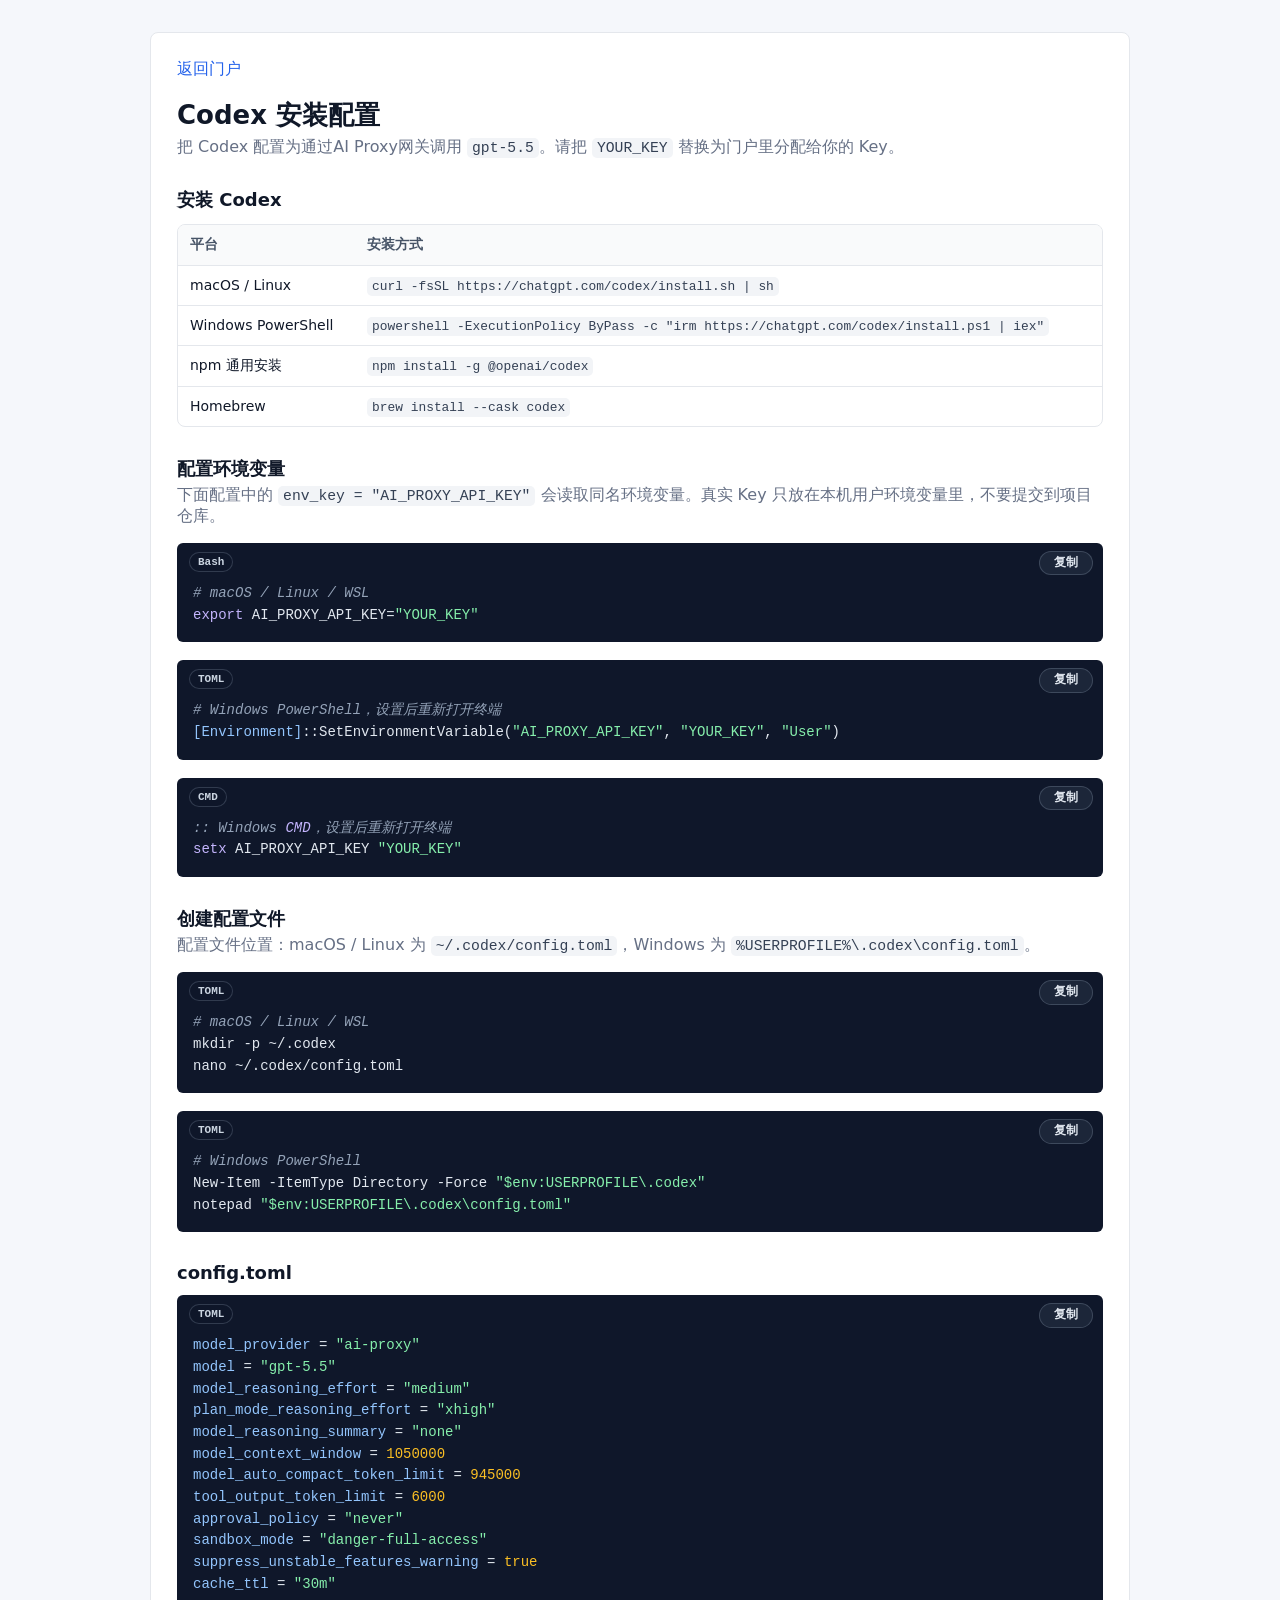
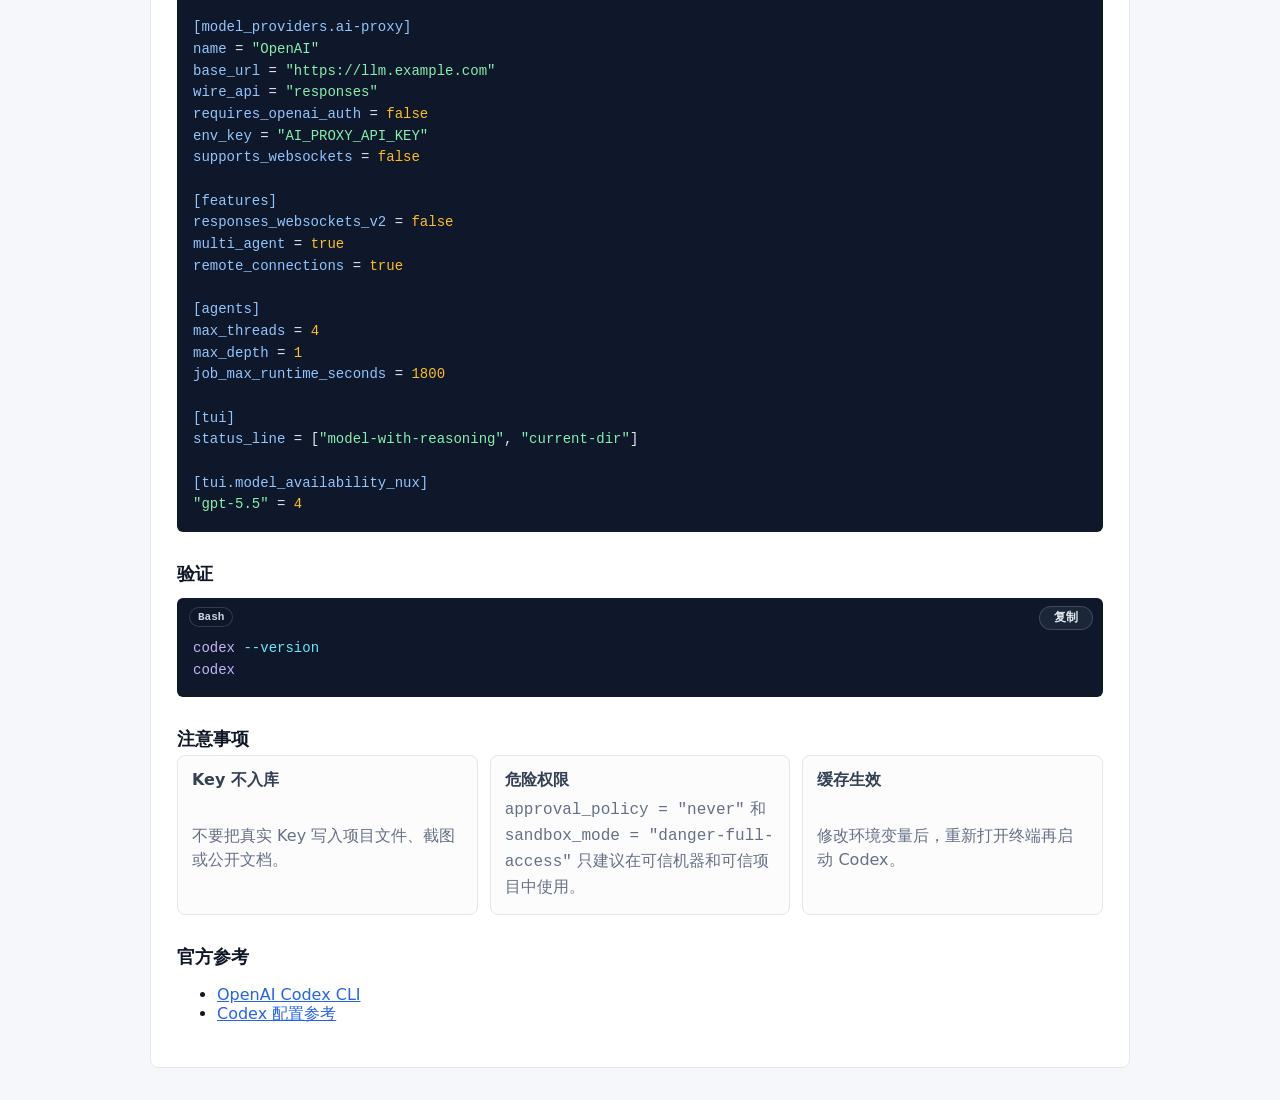
<file: portal/static/codex-docs.html>
<!doctype html>
<html lang="zh-CN">
  <head>
    <meta charset="utf-8" />
    <meta name="viewport" content="width=device-width, initial-scale=1" />
    <title>Codex 安装配置 - AI Proxy Portal</title>
    <link rel="stylesheet" href="../static/styles.css?v=20260617-portal-38" />
  </head>
  <body class="doc-page">
    <main class="doc">
      <a href="../#docs" class="back-link">返回门户</a>
      <h1>Codex 安装配置</h1>
      <p>把 Codex 配置为通过AI Proxy网关调用 <code>gpt-5.5</code>。请把 <code>YOUR_KEY</code> 替换为门户里分配给你的 Key。</p>

      <h2>安装 Codex</h2>
      <div class="table-wrap">
        <table>
          <thead>
            <tr>
              <th>平台</th>
              <th>安装方式</th>
            </tr>
          </thead>
          <tbody>
            <tr>
              <td>macOS / Linux</td>
              <td><code>curl -fsSL https://chatgpt.com/codex/install.sh | sh</code></td>
            </tr>
            <tr>
              <td>Windows PowerShell</td>
              <td><code>powershell -ExecutionPolicy ByPass -c "irm https://chatgpt.com/codex/install.ps1 | iex"</code></td>
            </tr>
            <tr>
              <td>npm 通用安装</td>
              <td><code>npm install -g @openai/codex</code></td>
            </tr>
            <tr>
              <td>Homebrew</td>
              <td><code>brew install --cask codex</code></td>
            </tr>
          </tbody>
        </table>
      </div>

      <h2>配置环境变量</h2>
      <p>下面配置中的 <code>env_key = "AI_PROXY_API_KEY"</code> 会读取同名环境变量。真实 Key 只放在本机用户环境变量里，不要提交到项目仓库。</p>
      <pre><code># macOS / Linux / WSL
export AI_PROXY_API_KEY="YOUR_KEY"</code></pre>

      <pre><code># Windows PowerShell，设置后重新打开终端
[Environment]::SetEnvironmentVariable("AI_PROXY_API_KEY", "YOUR_KEY", "User")</code></pre>

      <pre><code>:: Windows CMD，设置后重新打开终端
setx AI_PROXY_API_KEY "YOUR_KEY"</code></pre>

      <h2>创建配置文件</h2>
      <p>配置文件位置：macOS / Linux 为 <code>~/.codex/config.toml</code>，Windows 为 <code>%USERPROFILE%\.codex\config.toml</code>。</p>
      <pre><code># macOS / Linux / WSL
mkdir -p ~/.codex
nano ~/.codex/config.toml</code></pre>

      <pre><code># Windows PowerShell
New-Item -ItemType Directory -Force "$env:USERPROFILE\.codex"
notepad "$env:USERPROFILE\.codex\config.toml"</code></pre>

      <h2>config.toml</h2>
      <pre><code>model_provider = "ai-proxy"
model = "gpt-5.5"
model_reasoning_effort = "medium"
plan_mode_reasoning_effort = "xhigh"
model_reasoning_summary = "none"
model_context_window = 1050000
model_auto_compact_token_limit = 945000
tool_output_token_limit = 6000
approval_policy = "never"
sandbox_mode = "danger-full-access"
suppress_unstable_features_warning = true
cache_ttl = "30m"

[model_providers.ai-proxy]
name = "OpenAI"
base_url = "https://llm.example.com"
wire_api = "responses"
requires_openai_auth = false
env_key = "AI_PROXY_API_KEY"
supports_websockets = false

[features]
responses_websockets_v2 = false
multi_agent = true
remote_connections = true

[agents]
max_threads = 4
max_depth = 1
job_max_runtime_seconds = 1800

[tui]
status_line = ["model-with-reasoning", "current-dir"]

[tui.model_availability_nux]
"gpt-5.5" = 4</code></pre>

      <h2>验证</h2>
      <pre><code>codex --version
codex</code></pre>

      <h2>注意事项</h2>
      <div class="practice-grid">
        <div><strong>Key 不入库</strong><span>不要把真实 Key 写入项目文件、截图或公开文档。</span></div>
        <div><strong>危险权限</strong><span><code>approval_policy = "never"</code> 和 <code>sandbox_mode = "danger-full-access"</code> 只建议在可信机器和可信项目中使用。</span></div>
        <div><strong>缓存生效</strong><span>修改环境变量后，重新打开终端再启动 Codex。</span></div>
      </div>

      <h2>官方参考</h2>
      <ul>
        <li><a href="https://developers.openai.com/codex/cli" target="_blank" rel="noreferrer">OpenAI Codex CLI</a></li>
        <li><a href="https://developers.openai.com/codex/config-reference" target="_blank" rel="noreferrer">Codex 配置参考</a></li>
      </ul>
    </main>
    <script src="../static/code-highlight.js?v=20260617-portal-38"></script>
  </body>
</html>
</file>
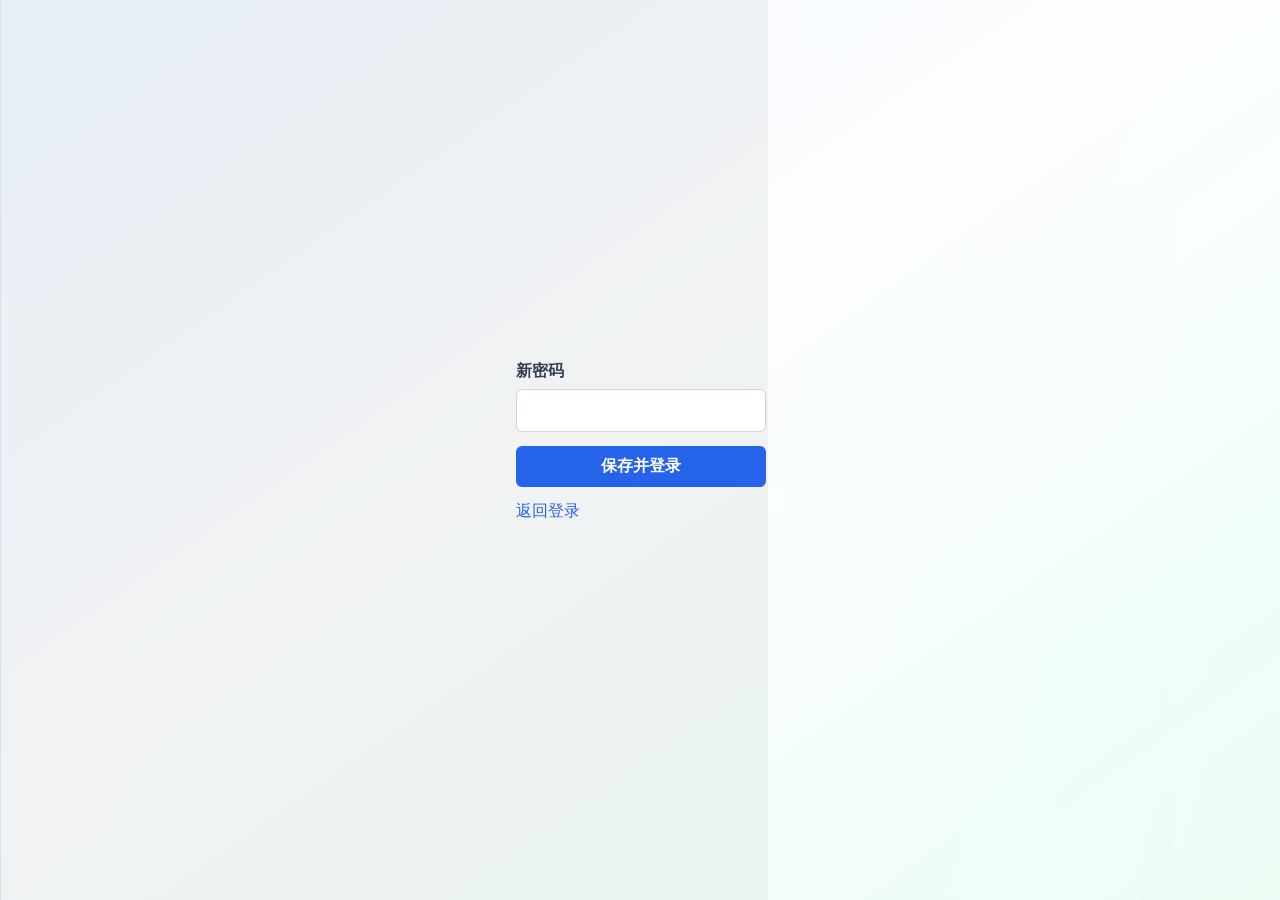
<file: portal/static/reset.html>
<!doctype html>
<html lang="zh-CN">
  <head>
    <meta charset="utf-8" />
    <meta name="viewport" content="width=device-width, initial-scale=1" />
    <title>重置密码 - AI Proxy</title>
    <link rel="stylesheet" href="../static/styles.css?v=20260608-portal-4" />
  </head>
  <body>
    <section class="auth-shell">
      <div class="auth-panel">
        <div class="brand auth-brand">
          <span class="brand-mark">AI</span>
          <div>
            <strong>AI Proxy</strong>
            <small>重置密码</small>
          </div>
        </div>
        <form class="auth-form" id="resetForm" data-token="__RESET_TOKEN__">
          <label>
            新密码
            <input id="newPassword" type="password" autocomplete="new-password" minlength="8" required />
          </label>
          <button type="submit">保存并登录</button>
          <a class="back-link" href="../">返回登录</a>
        </form>
      </div>
    </section>
    <div class="toast" id="toast"></div>
    <script src="../static/reset.js?v=20260608-portal-4"></script>
  </body>
</html>
</file>
<file: portal/static/styles.css>
:root {
  color-scheme: light;
  --bg: #f5f7fb;
  --panel: #ffffff;
  --text: #101828;
  --muted: #667085;
  --line: #e4e7ec;
  --line-strong: #d0d5dd;
  --blue: #2563eb;
  --blue-dark: #1d4ed8;
  --green: #16803c;
  --amber: #b45309;
  --red: #dc2626;
  --sidebar: #111827;
}

* {
  box-sizing: border-box;
}

body {
  margin: 0;
  min-height: 100vh;
  background: var(--bg);
  color: var(--text);
  font-family: Inter, ui-sans-serif, system-ui, -apple-system, BlinkMacSystemFont, "Segoe UI", sans-serif;
}

h1,
h2,
h3,
p {
  margin-top: 0;
}

h1 {
  margin-bottom: 4px;
  font-size: 26px;
}

h2 {
  margin-bottom: 4px;
  font-size: 18px;
}

h3 {
  margin-bottom: 10px;
  font-size: 15px;
}

p {
  color: var(--muted);
}

button,
.mini-button {
  border: 0;
  border-radius: 6px;
  padding: 10px 13px;
  background: var(--blue);
  color: white;
  font: inherit;
  font-weight: 700;
  cursor: pointer;
  text-decoration: none;
  text-align: center;
  white-space: nowrap;
}

button:hover,
.mini-button:hover {
  background: var(--blue-dark);
}

button.secondary {
  background: #eef2ff;
  color: var(--blue-dark);
}

button.danger {
  background: #dc2626;
  color: white;
}

button.danger:hover {
  background: #b91c1c;
}

input,
select,
textarea {
  width: 100%;
  border: 1px solid var(--line-strong);
  border-radius: 6px;
  padding: 11px 12px;
  color: var(--text);
  background: white;
  font: inherit;
}

textarea {
  min-height: 220px;
  resize: vertical;
}

label {
  display: grid;
  gap: 7px;
  color: #344054;
  font-weight: 650;
}

code,
pre {
  font-family: "SFMono-Regular", Consolas, "Liberation Mono", monospace;
}

.hidden {
  display: none !important;
}

.boot-shell {
  min-height: 100vh;
  display: grid;
  place-items: center;
  padding: 24px;
}

.boot-card {
  width: min(360px, 100%);
  display: grid;
  grid-template-columns: 58px minmax(0, 1fr);
  gap: 14px;
  align-items: center;
  border: 1px solid var(--line);
  border-radius: 8px;
  padding: 22px;
  background: white;
  box-shadow: 0 14px 42px rgba(16, 24, 40, 0.08);
}

.boot-card strong,
.boot-card small {
  display: block;
}

.boot-card strong {
  margin-bottom: 4px;
  font-size: 20px;
}

.boot-card small {
  color: var(--muted);
}

.auth-shell {
  min-height: 100vh;
  display: grid;
  place-items: stretch;
  padding: 0;
  background:
    linear-gradient(90deg, #10231f 0%, #10231f 60%, #f7fbff 60%, #ecfdf5 100%);
}

.auth-layout {
  width: 100%;
  min-height: 100vh;
  display: grid;
  grid-template-columns: minmax(0, 3fr) minmax(0, 2fr);
  border: 0;
  border-radius: 0;
  overflow: visible;
  background: transparent;
  box-shadow: none;
}

.auth-context {
  min-height: 100vh;
  display: grid;
  grid-template-rows: auto minmax(0, 1fr) auto;
  align-content: stretch;
  gap: 24px;
  padding: clamp(28px, 3.4vw, 54px);
  background:
    linear-gradient(140deg, rgba(94, 234, 212, 0.13) 0%, rgba(16, 35, 31, 0) 34%),
    linear-gradient(24deg, rgba(37, 99, 235, 0.13) 0%, rgba(16, 35, 31, 0) 42%),
    #10231f;
  color: white;
}

.auth-context-brand {
  padding-bottom: 22px;
  border-bottom: 1px solid rgba(255, 255, 255, 0.14);
}

.auth-context-main h1 {
  max-width: none;
  margin-bottom: 0;
  font-size: clamp(40px, 3.6vw, 68px);
  line-height: 0.98;
  letter-spacing: 0;
  white-space: nowrap;
}

.auth-context-main {
  width: 100%;
  max-width: 1120px;
  display: grid;
  gap: 18px;
  align-self: center;
  justify-self: center;
  justify-items: center;
  text-align: center;
}

.auth-hero-copy {
  display: grid;
  gap: 14px;
  max-width: 1080px;
  justify-items: center;
}

.auth-eyebrow {
  width: fit-content;
  border: 1px solid rgba(94, 234, 212, 0.36);
  border-radius: 999px;
  padding: 6px 10px;
  color: #99f6e4;
  background: rgba(15, 118, 110, 0.16);
  font-size: 12px;
  font-weight: 800;
}

.auth-lead {
  max-width: 850px;
  margin: 0 auto;
  color: #d7e5df;
  font-size: 17px;
  line-height: 1.72;
}

.auth-feature-grid {
  width: 100%;
  display: grid;
  grid-template-columns: 1fr;
  gap: 10px;
}

.auth-feature {
  min-height: 0;
  display: grid;
  gap: 7px;
  align-content: start;
  text-align: left;
  border: 1px solid rgba(148, 163, 184, 0.22);
  border-radius: 8px;
  padding: 13px 14px;
  background: rgba(255, 255, 255, 0.065);
}

.auth-feature strong {
  color: #f8fafc;
  font-size: 15px;
}

.auth-feature span {
  color: #b9cbc5;
  font-size: 13px;
  line-height: 1.55;
}

.auth-showcase {
  width: min(1040px, 100%);
  justify-self: center;
  display: grid;
  grid-template-columns: minmax(440px, 1fr) minmax(250px, 0.55fr);
  gap: 14px;
  align-items: stretch;
}

.capability-stage {
  width: 100%;
  aspect-ratio: 720 / 390;
  border: 1px solid rgba(148, 163, 184, 0.28);
  border-radius: 8px;
  padding: 14px;
  background:
    linear-gradient(180deg, rgba(255, 255, 255, 0.045), rgba(255, 255, 255, 0)),
    #0e211e;
  overflow: hidden;
}

.capability-svg {
  display: block;
  width: 100%;
  height: 100%;
}

.capability-links path {
  fill: none;
  stroke: #5eead4;
  stroke-width: 2;
  stroke-linecap: round;
  stroke-dasharray: 10 14;
  marker-end: url("#capabilityArrow");
  opacity: 0.72;
  animation: capabilityDash 5.5s linear infinite;
}

.capability-links path:nth-child(2n) {
  stroke: #93c5fd;
  animation-duration: 6.8s;
}

.capability-core rect {
  fill: #f8fafc;
  stroke: #5eead4;
  stroke-width: 2;
}

.capability-core text {
  fill: #10231f;
  font-size: 18px;
  font-weight: 900;
  text-anchor: middle;
}

.capability-node {
  animation: capabilityPulse 4.8s ease-in-out infinite;
}

.capability-node rect {
  fill: #12302d;
  stroke: rgba(203, 213, 225, 0.46);
  stroke-width: 1.3;
}

.capability-node text {
  fill: #e6fffb;
  font-size: 15px;
  font-weight: 850;
  text-anchor: middle;
}

.capability-node text + text {
  fill: #a7f3d0;
  font-size: 12px;
  font-weight: 750;
}

.node-key,
.node-agent {
  animation-delay: 0.7s;
}

.node-code,
.node-usage {
  animation-delay: 1.4s;
}

.node-news {
  animation-delay: 2.1s;
}

.auth-metrics {
  display: grid;
  grid-template-columns: repeat(3, minmax(0, 1fr));
  gap: 10px;
  width: min(1040px, 100%);
  justify-self: center;
  text-align: center;
}

.auth-metrics div,
.auth-flow div {
  border: 1px solid rgba(255, 255, 255, 0.14);
  border-radius: 8px;
  background: rgba(255, 255, 255, 0.06);
}

.auth-metrics div {
  padding: 14px;
}

.auth-metrics span {
  display: block;
  margin-bottom: 8px;
  color: #cbd5e1;
  font-size: 13px;
}

.auth-metrics strong {
  font-size: 20px;
}

.auth-flow {
  display: grid;
  grid-template-columns: repeat(4, minmax(0, 1fr));
  gap: 10px;
  width: min(1040px, 100%);
  justify-self: center;
}

.auth-flow div {
  display: grid;
  grid-template-columns: 34px minmax(0, 1fr);
  gap: 10px;
  align-items: center;
  padding: 10px;
}

.auth-flow span {
  display: inline-grid;
  place-items: center;
  width: 28px;
  height: 28px;
  border-radius: 6px;
  background: var(--blue);
  font-weight: 800;
}

.auth-panel {
  width: 100%;
  min-height: 100vh;
  display: flex;
  align-items: center;
  justify-content: center;
  background:
    linear-gradient(145deg, rgba(239, 246, 255, 0.96) 0%, rgba(255, 255, 255, 0.94) 45%, rgba(236, 253, 245, 0.96) 100%),
    linear-gradient(90deg, rgba(37, 99, 235, 0.1), rgba(20, 184, 166, 0.08));
  padding: clamp(32px, 4vw, 56px);
  border-left: 1px solid rgba(37, 99, 235, 0.1);
  overflow-y: auto;
}

.auth-card {
  width: 100%;
  max-width: 620px;
  height: min(760px, calc(100vh - 70px));
  min-height: 0;
  display: grid;
  grid-template-rows: auto auto minmax(0, 1fr);
  gap: 18px;
  overflow: hidden;
  border: 1px solid rgba(208, 213, 221, 0.76);
  border-radius: 8px;
  padding: clamp(22px, 2.4vw, 30px);
  background: rgba(255, 255, 255, 0.84);
  box-shadow: 0 24px 70px rgba(16, 24, 40, 0.12);
}

.auth-panel-head {
  display: grid;
  gap: 16px;
}

.auth-panel-head .auth-brand {
  display: flex;
  padding-bottom: 14px;
}

.auth-panel-head h2 {
  margin-bottom: 6px;
  font-size: 24px;
}

.auth-panel-head p {
  margin-bottom: 0;
  line-height: 1.6;
}

.brand {
  display: flex;
  gap: 12px;
  align-items: center;
}

.brand-mark {
  display: inline-grid;
  place-items: center;
  width: 38px;
  height: 38px;
  border-radius: 8px;
  background: var(--blue);
  color: white;
  font-weight: 800;
}

.brand small {
  display: block;
  margin-top: 2px;
  color: #aab4c5;
}

.auth-brand {
  padding-bottom: 20px;
  border-bottom: 1px solid var(--line);
  display: none;
}

.auth-brand small {
  color: var(--muted);
}

.auth-tabs,
.segmented {
  display: inline-grid;
  grid-auto-flow: column;
  gap: 4px;
  padding: 4px;
  border: 1px solid var(--line);
  border-radius: 8px;
  background: #f9fafb;
}

.auth-tabs {
  width: 100%;
  margin: 0;
  grid-auto-flow: row;
  grid-template-columns: repeat(5, minmax(0, 1fr));
  position: sticky;
  top: 0;
  z-index: 2;
  box-shadow: 0 1px 2px rgba(16, 24, 40, 0.04);
}

.auth-tabs button,
.segmented button {
  background: transparent;
  color: var(--muted);
  padding: 8px 9px;
  min-width: 0;
}

.auth-tabs button.active,
.segmented button.active {
  background: white;
  color: var(--text);
  box-shadow: 0 1px 2px rgba(16, 24, 40, 0.08);
}

.auth-form {
  display: grid;
  gap: 14px;
}

.auth-body {
  min-height: 0;
  height: 100%;
  overflow-y: auto;
  padding-right: 2px;
  scrollbar-gutter: stable;
}

@keyframes capabilityDash {
  to {
    stroke-dashoffset: -96;
  }
}

@keyframes capabilityPulse {
  0%,
  100% {
    opacity: 0.92;
  }

  50% {
    opacity: 1;
  }
}

.app-frame {
  min-height: 100vh;
}

.sidebar {
  position: fixed;
  inset: 0 auto 0 0;
  width: 252px;
  background: var(--sidebar);
  color: white;
  padding: 22px 18px;
}

.sidebar .brand {
  padding-bottom: 24px;
  border-bottom: 1px solid rgba(255, 255, 255, 0.12);
}

nav {
  display: grid;
  gap: 6px;
  margin-top: 22px;
}

nav a {
  color: #cbd5e1;
  text-decoration: none;
  padding: 10px 12px;
  border-radius: 6px;
}

nav a.active,
nav a:hover {
  background: rgba(255, 255, 255, 0.08);
  color: white;
}

.shell {
  margin-left: 252px;
  padding: 26px;
}

.topbar {
  display: flex;
  justify-content: space-between;
  align-items: flex-start;
  gap: 18px;
  margin-bottom: 18px;
}

.topbar p {
  margin-bottom: 0;
}

.topbar-actions {
  display: flex;
  gap: 10px;
  align-items: center;
}

.page-view {
  display: block;
}

.status-pill {
  min-width: 126px;
  text-align: center;
  padding: 8px 12px;
  border-radius: 999px;
  background: #eef2ff;
  color: var(--blue-dark);
  font-size: 14px;
  white-space: nowrap;
}

.status-pill.ok {
  background: #ecfdf3;
  color: var(--green);
}

.status-pill.warn {
  background: #fff7ed;
  color: var(--amber);
}

.kpi-grid {
  display: grid;
  grid-template-columns: repeat(4, minmax(0, 1fr));
  gap: 14px;
  margin-bottom: 18px;
}

.kpi,
.panel {
  background: var(--panel);
  border: 1px solid var(--line);
  border-radius: 8px;
  box-shadow: 0 1px 2px rgba(16, 24, 40, 0.04);
}

.kpi {
  padding: 16px;
}

.kpi span {
  display: block;
  margin-bottom: 10px;
  color: var(--muted);
  font-size: 13px;
}

.kpi strong {
  display: block;
  font-size: 24px;
}

.grid {
  display: grid;
  grid-template-columns: minmax(0, 1.05fr) minmax(0, 0.95fr);
  gap: 18px;
}

.panel {
  padding: 20px;
}

.panel.wide {
  margin-top: 18px;
}

.panel-head {
  display: flex;
  justify-content: space-between;
  gap: 16px;
  align-items: flex-start;
  margin-bottom: 16px;
}

.panel-head p {
  margin-bottom: 0;
}

.panel-actions {
  display: flex;
  gap: 10px;
  align-items: center;
  justify-content: flex-end;
  flex-wrap: wrap;
}

.usage-actions {
  display: flex;
  gap: 10px;
  align-items: center;
}

.live-pill {
  display: inline-flex;
  align-items: center;
  gap: 7px;
  padding: 7px 10px;
  border-radius: 999px;
  background: #ecfdf3;
  color: var(--green);
  font-size: 13px;
  font-weight: 700;
  white-space: nowrap;
}

.live-pill::before {
  content: "";
  width: 7px;
  height: 7px;
  border-radius: 999px;
  background: currentColor;
}

.live-pill.loading {
  background: #eef2ff;
  color: var(--blue-dark);
}

.live-pill.warn {
  background: #fff7ed;
  color: var(--amber);
}

.key-text {
  display: block;
  overflow-wrap: anywhere;
  padding: 12px;
  border: 1px solid var(--line);
  border-radius: 6px;
  background: #f8fafc;
  color: #344054;
}

.summary {
  display: grid;
  gap: 10px;
  margin: 16px 0 0;
}

.summary.compact {
  grid-template-columns: repeat(auto-fit, minmax(92px, 1fr));
}

.summary div {
  display: grid;
  grid-template-columns: 86px minmax(0, 1fr);
  gap: 10px;
}

.summary.compact div {
  display: block;
}

dt {
  color: var(--muted);
}

dd {
  margin: 0;
  overflow-wrap: anywhere;
}

.budget-meter {
  height: 12px;
  overflow: hidden;
  border-radius: 999px;
  background: #eef2ff;
}

.budget-meter div {
  height: 100%;
  width: 0;
  border-radius: inherit;
  background: var(--blue);
}

.resource-overview {
  margin-top: 0;
  margin-bottom: 18px;
}

.resource-grid {
  display: grid;
  grid-template-columns: repeat(auto-fit, minmax(min(100%, 340px), 1fr));
  gap: 14px;
}

.resource-card {
  min-width: 0;
  display: grid;
  gap: 14px;
  border: 1px solid var(--line);
  border-left: 4px solid var(--blue);
  border-radius: 8px;
  padding: 16px;
  background: #fcfcfd;
}

.resource-card.codex {
  border-left-color: #0f766e;
}

.resource-card.warn {
  border-left-color: var(--amber);
}

.resource-card-head {
  display: flex;
  justify-content: space-between;
  gap: 14px;
  align-items: flex-start;
}

.resource-card-head span {
  display: block;
  margin-bottom: 5px;
  color: var(--muted);
  font-size: 12px;
  font-weight: 800;
  text-transform: uppercase;
}

.resource-card-head h3 {
  margin: 0;
  font-size: 17px;
}

.resource-state {
  flex: 0 0 auto;
  border-radius: 999px;
  padding: 5px 9px;
  background: #ecfdf3;
  color: var(--green);
  font-size: 12px;
  white-space: nowrap;
}

.resource-state.warn {
  background: #fff7ed;
  color: var(--amber);
}

.resource-metrics {
  display: grid;
  grid-template-columns: repeat(3, minmax(0, 1fr));
  gap: 10px;
}

.resource-metrics div {
  min-width: 0;
  border: 1px solid var(--line);
  border-radius: 6px;
  padding: 10px;
  background: white;
}

.resource-metrics span,
.resource-window span,
.resource-window small,
.resource-recovery span,
.resource-foot {
  color: var(--muted);
  font-size: 12px;
}

.resource-metrics strong {
  display: block;
  margin-top: 5px;
  overflow-wrap: anywhere;
  font-size: 16px;
}

.resource-window {
  display: grid;
  gap: 7px;
}

.resource-window-head {
  display: flex;
  justify-content: space-between;
  gap: 12px;
  align-items: flex-start;
}

.resource-window-head strong,
.resource-window-head span {
  display: block;
}

.resource-window-head span {
  margin-top: 3px;
}

.resource-window-head b {
  font-size: 18px;
  white-space: nowrap;
}

.resource-meter {
  height: 10px;
  overflow: hidden;
  border-radius: 999px;
  background: #eef2ff;
}

.resource-meter div {
  height: 100%;
  border-radius: inherit;
  background: var(--blue);
}

.resource-card.codex .resource-meter div {
  background: #0f766e;
}

.resource-card.warn .resource-meter div {
  background: var(--amber);
}

.resource-recovery,
.resource-note {
  border-radius: 8px;
  padding: 10px 12px;
}

.resource-recovery {
  display: flex;
  justify-content: space-between;
  gap: 12px;
  border: 1px solid #fed7aa;
  background: #fff7ed;
}

.resource-recovery strong {
  color: #9a3412;
}

.resource-note {
  border: 1px solid #bfdbfe;
  background: #eff6ff;
  color: #1e40af;
  font-size: 13px;
}

.resource-foot {
  display: flex;
  flex-wrap: wrap;
  gap: 8px 14px;
  padding-top: 2px;
}

.plans {
  display: grid;
  grid-template-columns: repeat(3, minmax(0, 1fr));
  gap: 14px;
}

.custom-builder {
  display: grid;
  gap: 14px;
  margin-bottom: 18px;
  border: 1px solid var(--line);
  border-radius: 8px;
  padding: 16px;
  background: #fcfcfd;
}

.custom-controls {
  display: grid;
  grid-template-columns: minmax(0, 1fr) 130px 170px 150px 170px 160px;
  gap: 12px;
  align-items: end;
}

.capacity-note {
  margin: -2px 0 0;
  padding: 10px 12px;
  border: 1px solid #bfdbfe;
  border-radius: 8px;
  background: #eff6ff;
  color: #1e40af;
  font-size: 13px;
}

.model-picker {
  display: grid;
  grid-template-columns: repeat(3, minmax(0, 1fr));
  gap: 10px;
}

.model-choice {
  display: grid;
  grid-template-columns: 18px minmax(0, 1fr);
  gap: 10px;
  align-items: flex-start;
  border: 1px solid var(--line);
  border-radius: 8px;
  padding: 12px;
  background: white;
}

.model-choice input {
  width: 16px;
  margin-top: 3px;
}

.model-choice strong,
.model-choice small {
  display: block;
}

.model-choice small {
  margin-top: 3px;
  color: var(--muted);
  font-weight: 500;
}

.model-meta {
  display: block;
  margin-top: 6px;
  color: #475467;
  font-size: 12px;
  font-weight: 650;
  line-height: 1.35;
}

.custom-price {
  display: grid;
  gap: 4px;
}

.custom-price strong {
  color: var(--blue);
  font-size: 20px;
}

.plan-card {
  display: grid;
  gap: 12px;
  border: 1px solid var(--line);
  border-radius: 8px;
  padding: 16px;
}

.plan-title {
  display: flex;
  justify-content: space-between;
  gap: 12px;
}

.plan-saving {
  display: grid;
  gap: 5px;
  padding: 10px 12px;
  border: 1px solid #bbf7d0;
  border-radius: 8px;
  background: #f0fdf4;
  color: #166534;
  font-size: 13px;
}

.plan-saving s {
  color: var(--muted);
}

.plan-saving strong {
  font-size: 15px;
}

.plan-actions {
  display: grid;
  grid-template-columns: 1fr 1fr;
  gap: 10px;
}

.plan-title h3 {
  margin: 0;
  font-size: 17px;
}

.plan-title strong {
  color: var(--blue);
  font-size: 20px;
}

.plan-card p {
  min-height: 42px;
  margin-bottom: 0;
}

.plan-card ul {
  margin: 0;
  padding-left: 18px;
  color: #344054;
  line-height: 1.75;
}

.admin-page {
  min-height: 100vh;
}

.admin-shell {
  width: min(1180px, calc(100% - 40px));
  margin: 0 auto;
  padding: 26px 0;
}

.admin-head {
  display: flex;
  justify-content: space-between;
  gap: 16px;
  align-items: center;
  margin-bottom: 18px;
}

.admin-actions {
  display: grid;
  grid-template-columns: 220px auto auto auto;
  gap: 10px;
  align-items: center;
}

.admin-editor {
  min-height: 68vh;
  font-family: "SFMono-Regular", Consolas, "Liberation Mono", monospace;
  font-size: 13px;
  line-height: 1.55;
  white-space: pre;
  overflow: auto;
}

.chart {
  min-height: 190px;
  display: grid;
  grid-template-columns: repeat(14, minmax(26px, 1fr));
  gap: 10px;
  align-items: end;
  padding: 14px;
  border: 1px solid var(--line);
  border-radius: 8px;
  background: #fcfcfd;
  overflow-x: auto;
}

.bar-col {
  min-width: 42px;
  display: grid;
  grid-template-rows: auto 118px auto;
  gap: 6px;
  align-items: end;
  text-align: center;
  color: var(--muted);
  font-size: 12px;
}

.bar-value {
  color: #344054;
  font-size: 11px;
}

.bar-track {
  height: 118px;
  display: flex;
  align-items: end;
  justify-content: center;
}

.bar {
  width: 70%;
  min-height: 6px;
  border-radius: 5px 5px 0 0;
  background: var(--blue);
}

.split-table {
  display: grid;
  grid-template-columns: minmax(0, 0.95fr) minmax(0, 1.05fr);
  gap: 18px;
  margin-top: 18px;
}

.doc-grid {
  display: grid;
  grid-template-columns: repeat(2, minmax(0, 1fr));
  gap: 18px;
  margin-top: 18px;
}

.client-config-grid {
  display: grid;
  grid-template-columns: repeat(2, minmax(0, 1fr));
  gap: 18px;
  margin-top: 18px;
}

.client-module {
  min-width: 0;
}

.client-module h3 {
  margin: 18px 0 10px;
}

.client-module pre + h3 {
  margin-top: 22px;
}

.auth-news {
  display: grid;
  gap: 12px;
  min-height: 0;
}

.auth-news-head h2 {
  margin-bottom: 6px;
}

.auth-news-head p {
  margin-bottom: 0;
  line-height: 1.55;
}

.news-list {
  display: grid;
  grid-template-columns: repeat(2, minmax(0, 1fr));
  gap: 14px;
}

.news-list.compact {
  grid-template-columns: 1fr;
}

.auth-body .news-list.compact {
  padding-bottom: 2px;
}

.auth-body .news-card {
  gap: 8px;
  padding: 13px;
}

.auth-body .news-card h3 {
  font-size: 16px;
}

.auth-body .news-card p {
  display: -webkit-box;
  overflow: hidden;
  -webkit-box-orient: vertical;
  -webkit-line-clamp: 2;
}

.listing-head {
  display: flex;
  justify-content: space-between;
  gap: 18px;
  align-items: flex-start;
  margin-bottom: 22px;
}

.listing-head p {
  max-width: 640px;
  margin-bottom: 0;
  line-height: 1.65;
}

.listing-sort {
  display: inline-grid;
  grid-auto-flow: column;
  gap: 4px;
  flex: 0 0 auto;
  border: 1px solid var(--line);
  border-radius: 8px;
  padding: 4px;
  background: #f8fafc;
}

.listing-sort a {
  border-radius: 6px;
  padding: 6px 10px;
  color: var(--muted);
  font-size: 12px;
  font-weight: 800;
  text-decoration: none;
  white-space: nowrap;
}

.listing-sort a.active,
.listing-sort a:hover {
  background: white;
  color: var(--text);
  box-shadow: 0 1px 2px rgba(16, 24, 40, 0.08);
}

.listing-grid {
  margin-top: 0;
}

.news-card {
  min-width: 0;
  display: grid;
  gap: 10px;
  padding: 16px;
  border: 1px solid var(--line);
  border-radius: 8px;
  background: #fcfcfd;
  color: var(--text);
  text-decoration: none;
  transition:
    border-color 0.16s ease,
    box-shadow 0.16s ease,
    transform 0.16s ease;
}

.news-card:hover {
  border-color: #bfdbfe;
  box-shadow: 0 10px 26px rgba(16, 24, 40, 0.08);
  transform: translateY(-1px);
}

.news-card-meta {
  display: flex;
  flex-wrap: wrap;
  gap: 8px;
}

.doc-view-count,
.news-card-meta span,
.news-meta span,
.doc-view-meta span {
  display: inline-flex;
  width: fit-content;
  padding: 4px 8px;
  border-radius: 999px;
  background: #eef2ff;
  color: var(--blue-dark);
  font-size: 12px;
  font-weight: 800;
}

.doc-view-count:empty {
  display: none;
}

.news-card h3 {
  margin: 0;
  font-size: 17px;
}

.news-card p {
  margin: 0;
  line-height: 1.6;
}

.news-card strong {
  color: var(--blue);
  font-size: 14px;
}

.news-meta {
  display: flex;
  flex-wrap: wrap;
  gap: 8px;
  margin-bottom: 14px;
}

.doc-view-meta {
  display: flex;
  flex-wrap: wrap;
  gap: 8px;
  margin: 0 0 14px;
}

.news-detail ul {
  line-height: 1.75;
  color: var(--muted);
}

.news-image-grid {
  display: grid;
  grid-template-columns: repeat(2, minmax(0, 1fr));
  gap: 16px;
  margin: 12px 0 18px;
}

.news-image-card {
  margin: 0;
  overflow: hidden;
  border: 1px solid var(--line);
  border-radius: 8px;
  background: #ffffff;
}

.news-image-card img {
  display: block;
  width: 100%;
  aspect-ratio: 16 / 9;
  object-fit: cover;
  background: #f8fafc;
}

.news-image-card figcaption {
  padding: 12px 14px;
  color: var(--muted);
  line-height: 1.55;
  font-size: 14px;
}

.practice-grid {
  display: grid;
  grid-template-columns: repeat(3, minmax(0, 1fr));
  gap: 12px;
}

.practice-grid div {
  display: grid;
  gap: 6px;
  padding: 14px;
  border: 1px solid var(--line);
  border-radius: 8px;
  background: #fcfcfd;
}

.practice-grid strong {
  color: #344054;
}

.practice-grid span {
  color: var(--muted);
  line-height: 1.55;
}

.table-wrap {
  overflow: auto;
  border: 1px solid var(--line);
  border-radius: 8px;
}

table {
  width: 100%;
  border-collapse: collapse;
  min-width: 620px;
}

th,
td {
  padding: 11px 12px;
  border-bottom: 1px solid var(--line);
  text-align: left;
  vertical-align: top;
  font-size: 14px;
}

th {
  background: #f9fafb;
  color: #475467;
  font-weight: 700;
}

tr:last-child td {
  border-bottom: 0;
}

.empty-cell,
.empty {
  color: var(--muted);
  text-align: center;
}

.empty {
  padding: 16px;
  border: 1px dashed var(--line);
  border-radius: 6px;
}

.order-list {
  display: grid;
  gap: 10px;
}

.refund-entry {
  display: grid;
  grid-template-columns: minmax(0, 1fr) auto auto;
  gap: 12px;
  align-items: center;
  padding: 16px;
  border: 2px solid #93c5fd;
  border-radius: 8px;
  background: #eff6ff;
}

.refund-entry.muted {
  grid-template-columns: 1fr;
  border-color: var(--line);
  background: #f8fafc;
}

.refund-entry strong,
.refund-entry small {
  display: block;
}

.refund-entry small {
  margin-top: 3px;
  color: var(--muted);
}

.order-row {
  display: grid;
  grid-template-columns: minmax(0, 1fr) auto auto auto auto;
  gap: 12px;
  align-items: center;
  padding: 12px;
  border: 1px solid var(--line);
  border-radius: 6px;
}

.order-row small {
  display: block;
  color: var(--muted);
  margin-top: 3px;
}

.badge {
  padding: 4px 8px;
  border-radius: 999px;
  background: #f2f4f7;
  font-size: 13px;
}

.badge.paid {
  background: #ecfdf3;
  color: var(--green);
}

.badge.pending {
  background: #fff7ed;
  color: var(--amber);
}

.badge.failed {
  background: #fef2f2;
  color: var(--red);
}

.badge.refund_pending {
  background: #eef2ff;
  color: var(--blue-dark);
}

.order-actions {
  display: flex;
  gap: 8px;
  justify-content: flex-end;
  align-items: center;
}

.mini-action {
  padding: 7px 10px;
  font-size: 13px;
}

.refund-mini {
  color: var(--blue-dark);
  font-size: 13px;
  font-weight: 700;
  white-space: nowrap;
}

.chat-layout {
  display: grid;
  grid-template-columns: 280px minmax(0, 1fr);
  gap: 18px;
}

.chat-history-panel {
  align-self: start;
  display: grid;
  gap: 12px;
}

.chat-history-head {
  display: flex;
  justify-content: space-between;
  gap: 10px;
  align-items: flex-start;
}

.chat-history-head h3,
.chat-history-head p {
  margin: 0;
}

.chat-history-head p {
  margin-top: 3px;
  color: var(--muted);
  font-size: 13px;
}

.chat-history-list {
  display: grid;
  gap: 8px;
  max-height: calc(100vh - 250px);
  overflow: auto;
}

.chat-history-empty {
  padding: 12px;
  border: 1px dashed var(--line);
  border-radius: 8px;
  color: var(--muted);
  font-size: 13px;
  text-align: center;
}

.chat-history-item {
  display: grid;
  gap: 4px;
  width: 100%;
  padding: 10px 11px;
  border: 1px solid var(--line);
  border-radius: 8px;
  background: white;
  color: var(--ink);
  text-align: left;
}

.chat-history-item.active {
  border-color: #93c5fd;
  background: #eff6ff;
}

.chat-history-item strong,
.chat-history-item span {
  overflow: hidden;
  text-overflow: ellipsis;
  white-space: nowrap;
}

.chat-history-item strong {
  font-size: 14px;
}

.chat-history-item span {
  color: var(--muted);
  font-size: 12px;
  font-weight: 650;
}

.chat-panel {
  min-height: calc(100vh - 150px);
  display: grid;
  grid-template-rows: auto auto minmax(320px, 1fr) auto auto auto;
}

.chat-head {
  align-items: center;
}

.chat-controls {
  display: flex;
  gap: 10px;
  align-items: center;
}

.chat-controls select {
  min-width: min(320px, 42vw);
}

.chat-params {
  display: grid;
  grid-template-columns: repeat(5, minmax(92px, 1fr));
  gap: 10px;
  margin: -4px 0 12px;
}

.chat-params label {
  display: grid;
  gap: 5px;
  color: var(--muted);
  font-size: 12px;
  font-weight: 700;
}

.chat-params input {
  width: 100%;
  min-width: 0;
  padding: 8px 9px;
}

.chat-thread {
  display: flex;
  flex-direction: column;
  gap: 12px;
  overflow: auto;
  padding: 14px;
  border: 1px solid var(--line);
  border-radius: 8px;
  background: #f8fafc;
}

.chat-empty {
  margin: auto;
  color: var(--muted);
  font-weight: 700;
}

.chat-message {
  max-width: min(760px, 88%);
  padding: 12px 14px;
  border: 1px solid var(--line);
  border-radius: 8px;
  background: white;
  color: var(--ink);
  line-height: 1.65;
  word-break: break-word;
}

.chat-message strong {
  display: block;
  margin-bottom: 6px;
  font-size: 13px;
  color: var(--muted);
}

.chat-message.user {
  align-self: flex-end;
  border-color: #bfdbfe;
  background: #eff6ff;
}

.chat-message.assistant {
  align-self: flex-start;
}

.chat-image {
  display: block;
  max-width: min(100%, 360px);
  max-height: 320px;
  margin-top: 8px;
  border: 1px solid var(--line);
  border-radius: 8px;
  object-fit: contain;
  background: white;
}

.chat-token-pill {
  display: inline-flex;
  width: fit-content;
  margin-top: 10px;
  padding: 3px 7px;
  border-radius: 999px;
  background: #f1f5f9;
  color: var(--muted);
  font-size: 12px;
  font-weight: 700;
}

.markdown-body {
  display: grid;
  gap: 10px;
}

.markdown-body p,
.markdown-body ul,
.markdown-body ol,
.markdown-body blockquote,
.markdown-body pre,
.markdown-body h3,
.markdown-body h4,
.markdown-body h5 {
  margin: 0;
}

.markdown-body ul,
.markdown-body ol {
  padding-left: 22px;
}

.markdown-body li + li {
  margin-top: 4px;
}

.markdown-body h3,
.markdown-body h4,
.markdown-body h5 {
  line-height: 1.35;
}

.markdown-body blockquote {
  padding-left: 12px;
  border-left: 3px solid #bfdbfe;
  color: #475467;
}

.markdown-body code {
  padding: 2px 5px;
  border-radius: 5px;
  background: #eef2ff;
  color: #1d2939;
  font-family: ui-monospace, SFMono-Regular, Menlo, Monaco, Consolas, monospace;
  font-size: 0.92em;
}

.markdown-body pre {
  overflow: auto;
  padding: 12px;
  border-radius: 8px;
  background: #0f172a;
  color: #e5e7eb;
}

.markdown-body pre code {
  display: block;
  padding: 0;
  background: transparent;
  color: inherit;
  white-space: pre;
}

.chat-compose {
  display: grid;
  grid-template-columns: minmax(0, 1fr) auto auto;
  gap: 10px;
  margin-top: 12px;
}

.chat-compose textarea {
  resize: vertical;
  min-height: 76px;
}

.chat-attachment-preview {
  display: flex;
  gap: 8px;
  flex-wrap: wrap;
  margin-top: 10px;
}

.chat-attachment-preview[hidden] {
  display: none;
}

.chat-attachment {
  position: relative;
  display: grid;
  grid-template-columns: 52px minmax(0, 120px) auto;
  gap: 8px;
  align-items: center;
  max-width: 220px;
  padding: 6px;
  border: 1px solid var(--line);
  border-radius: 8px;
  background: white;
}

.chat-attachment img {
  width: 52px;
  height: 42px;
  border-radius: 6px;
  object-fit: cover;
  background: #f8fafc;
}

.chat-attachment span {
  overflow: hidden;
  color: var(--muted);
  font-size: 12px;
  font-weight: 700;
  text-overflow: ellipsis;
  white-space: nowrap;
}

.chat-attachment button {
  width: 26px;
  height: 26px;
  padding: 0;
  border-radius: 6px;
}

.chat-status {
  margin: 8px 0 0;
  color: var(--muted);
  font-size: 13px;
}

.agent-kpis {
  display: grid;
  grid-template-columns: repeat(4, minmax(0, 1fr));
  gap: 12px;
  margin-bottom: 16px;
}

.agent-kpis div {
  padding: 14px;
  border: 1px solid var(--line);
  border-radius: 8px;
  background: #fcfcfd;
}

.agent-kpis span {
  display: block;
  margin-bottom: 8px;
  color: var(--muted);
  font-size: 13px;
  font-weight: 700;
}

.agent-kpis strong {
  font-size: 24px;
}

.agent-task-board {
  display: grid;
  gap: 12px;
}

.agent-task-card {
  display: grid;
  gap: 14px;
  padding: 16px;
  border: 1px solid var(--line);
  border-left: 4px solid var(--blue);
  border-radius: 8px;
  background: white;
}

.agent-task-card.completed {
  border-left-color: var(--green);
}

.agent-task-card.failed,
.agent-task-card.stale {
  border-left-color: var(--amber);
}

.agent-task-head {
  display: flex;
  justify-content: space-between;
  gap: 14px;
  align-items: flex-start;
}

.agent-task-head h3 {
  margin: 8px 0 0;
  line-height: 1.45;
}

.agent-task-actions {
  display: flex;
  gap: 10px;
  align-items: center;
  justify-content: flex-end;
  flex-wrap: wrap;
}

.agent-task-actions a {
  color: var(--blue);
  font-weight: 800;
  text-decoration: none;
  white-space: nowrap;
}

.agent-client,
.agent-status {
  display: inline-flex;
  width: fit-content;
  padding: 4px 8px;
  border-radius: 999px;
  font-size: 12px;
  font-weight: 800;
}

.agent-client {
  background: #eef2ff;
  color: var(--blue-dark);
}

.agent-status {
  white-space: nowrap;
  background: #eff6ff;
  color: var(--blue-dark);
}

.agent-status.completed {
  background: #ecfdf3;
  color: var(--green);
}

.agent-status.failed,
.agent-status.stale {
  background: #fff7ed;
  color: var(--amber);
}

.agent-task-summary {
  display: flex;
  gap: 14px;
  overflow-x: auto;
  color: #344054;
  font-size: 14px;
  line-height: 1.4;
  white-space: nowrap;
}

.agent-task-summary span {
  flex: 0 0 auto;
}

.agent-detail-head {
  display: flex;
  align-items: flex-start;
  justify-content: space-between;
  gap: 16px;
}

.agent-detail-title {
  margin-bottom: 12px;
}

.agent-detail-title h1 {
  overflow-wrap: anywhere;
}

.agent-detail-grid {
  display: grid;
  grid-template-columns: repeat(4, minmax(0, 1fr));
  gap: 10px;
  margin: 18px 0;
}

.agent-detail-grid div,
.agent-event {
  min-width: 0;
  border: 1px solid var(--line);
  border-radius: 8px;
  background: #f8fafc;
}

.agent-detail-grid div {
  padding: 12px;
}

.agent-detail-grid span,
.agent-event time {
  display: block;
  color: var(--muted);
  font-size: 12px;
  font-weight: 800;
}

.agent-detail-grid strong {
  display: block;
  margin-top: 7px;
  color: #344054;
  overflow-wrap: anywhere;
}

.agent-events {
  display: grid;
  gap: 12px;
  margin-top: 14px;
}

.agent-event {
  padding: 14px;
}

.agent-event-head {
  display: flex;
  align-items: center;
  justify-content: space-between;
  gap: 12px;
  margin-bottom: 10px;
}

.agent-event pre {
  max-height: 380px;
}

.refund-entry.pending-refund {
  border-color: #bfdbfe;
  background: #eff6ff;
}

.modal {
  position: fixed;
  inset: 0;
  z-index: 30;
  display: grid;
  place-items: center;
  padding: 18px;
  background: rgba(15, 23, 42, 0.42);
}

.modal-card {
  width: min(760px, 100%);
  max-height: calc(100vh - 36px);
  overflow: auto;
  border: 1px solid var(--line);
  border-radius: 8px;
  padding: 20px;
  background: white;
  box-shadow: 0 24px 80px rgba(15, 23, 42, 0.22);
}

.refund-summary dd {
  font-weight: 800;
}

.refund-note {
  margin: 16px 0;
  padding: 10px 12px;
  border: 1px solid #fed7aa;
  border-radius: 8px;
  background: #fff7ed;
  color: #9a3412;
  font-size: 13px;
}

.refund-contact {
  display: grid;
  grid-template-columns: minmax(180px, 240px) 1fr;
  gap: 14px;
  margin: 14px 0;
}

.refund-qr-card {
  min-width: 0;
  padding: 12px;
  border: 1px solid var(--line);
  border-radius: 8px;
  background: #f8fafc;
}

.refund-qr-card strong {
  display: block;
  margin-bottom: 10px;
  color: var(--ink);
}

.refund-qr-card img {
  display: block;
  width: 100%;
  max-height: 280px;
  object-fit: contain;
  border: 1px solid var(--line);
  border-radius: 6px;
  background: white;
}

.refund-checklist {
  display: grid;
  gap: 6px;
  margin: 14px 0;
  padding: 12px;
  border: 1px solid #bfdbfe;
  border-radius: 8px;
  background: #eff6ff;
  color: #1e3a8a;
  font-size: 13px;
}

.refund-checklist code {
  color: #172554;
  word-break: break-all;
}

.modal-actions {
  display: flex;
  flex-wrap: wrap;
  gap: 10px;
  justify-content: flex-end;
}

.toast {
  position: fixed;
  right: 22px;
  bottom: 22px;
  padding: 12px 14px;
  border-radius: 8px;
  color: white;
  background: #111827;
  opacity: 0;
  transform: translateY(8px);
  transition: 0.18s ease;
  pointer-events: none;
  z-index: 20;
}

.toast.show {
  opacity: 1;
  transform: translateY(0);
}

.toast.error {
  background: var(--red);
}

.center-page {
  min-height: 100vh;
  display: grid;
  place-items: center;
}

.result-card {
  width: min(760px, calc(100vw - 32px));
  background: white;
  border: 1px solid var(--line);
  border-radius: 8px;
  padding: 26px;
}

.doc {
  width: min(980px, calc(100vw - 32px));
  background: white;
  border: 1px solid var(--line);
  border-radius: 8px;
  padding: 26px;
}

.doc-page {
  padding: 32px;
}

.doc {
  margin: 0 auto;
}

.doc h2 {
  margin-top: 30px;
}

.doc h3 {
  margin-top: 22px;
}

.doc pre,
.doc .table-wrap {
  margin: 12px 0 18px;
}

.doc p code,
.doc li code,
.doc td code {
  border-radius: 5px;
  padding: 2px 5px;
  background: #f2f4f7;
  color: #344054;
  font-size: 0.92em;
}

.doc a {
  color: var(--blue);
}

.back-link {
  display: inline-block;
  margin-bottom: 18px;
  color: var(--blue);
  text-decoration: none;
}

pre {
  margin: 0;
  overflow: auto;
  padding: 16px;
  border-radius: 6px;
  background: #0f172a;
  color: #e2e8f0;
}

pre.code-block {
  position: relative;
  padding-top: 40px;
}

pre.code-block::before {
  content: attr(data-lang);
  position: absolute;
  top: 9px;
  left: 12px;
  border: 1px solid rgba(148, 163, 184, 0.26);
  border-radius: 999px;
  padding: 3px 8px;
  color: #cbd5e1;
  background: rgba(15, 23, 42, 0.88);
  font-size: 11px;
  font-weight: 800;
  letter-spacing: 0;
}

pre .code-copy {
  position: absolute;
  top: 8px;
  right: 10px;
  border: 1px solid rgba(148, 163, 184, 0.28);
  border-radius: 999px;
  padding: 4px 10px;
  min-width: 54px;
  background: rgba(30, 41, 59, 0.92);
  color: #e2e8f0;
  font-size: 12px;
  font-weight: 800;
  line-height: 1.2;
}

pre .code-copy:hover {
  background: rgba(51, 65, 85, 0.98);
}

pre .code-copy.copied {
  border-color: rgba(134, 239, 172, 0.5);
  color: #bbf7d0;
}

pre .code-copy.failed {
  border-color: rgba(252, 165, 165, 0.55);
  color: #fecaca;
}

pre code {
  display: block;
  min-width: max-content;
  color: inherit;
  font-family: ui-monospace, SFMono-Regular, Menlo, Monaco, Consolas, "Liberation Mono", monospace;
  font-size: 14px;
  line-height: 1.55;
  white-space: pre;
}

.tok-key,
.tok-section {
  color: #93c5fd;
}

.tok-string {
  color: #86efac;
}

.tok-keyword,
.tok-type {
  color: #c4b5fd;
}

.tok-comment {
  color: #94a3b8;
  font-style: italic;
}

.tok-number,
.tok-literal {
  color: #fbbf24;
}

.tok-variable,
.tok-decorator {
  color: #f9a8d4;
}

.tok-flag,
.tok-builtin {
  color: #67e8f9;
}

@media (max-width: 1500px) {
  .auth-context-main h1 {
    font-size: clamp(34px, 3.3vw, 50px);
  }

  .auth-lead {
    font-size: 16px;
  }
}

@media (max-width: 1180px) {
  .auth-layout {
    grid-template-columns: minmax(0, 3fr) minmax(0, 2fr);
  }

  .auth-context-main h1 {
    font-size: clamp(31px, 3.8vw, 40px);
  }

  .auth-showcase {
    grid-template-columns: minmax(0, 1fr) minmax(180px, 0.64fr);
  }

  .auth-feature {
    padding: 12px;
  }

  .kpi-grid,
  .plans {
    grid-template-columns: repeat(2, minmax(0, 1fr));
  }

  .split-table,
  .doc-grid,
  .client-config-grid,
  .news-list,
  .news-image-grid,
  .agent-detail-grid,
  .practice-grid,
  .model-picker {
    grid-template-columns: 1fr;
  }

  .custom-controls {
    grid-template-columns: repeat(2, minmax(0, 1fr));
  }
}

@media (max-width: 900px) {
  .auth-shell {
    align-items: stretch;
    padding: 0;
    background: linear-gradient(180deg, #10231f 0%, #10231f 52%, #f6fbff 52%, #ecfdf5 100%);
  }

  .auth-layout {
    grid-template-columns: 1fr;
    min-height: 100vh;
  }

  .auth-context {
    min-height: auto;
    gap: 22px;
    padding: 28px;
  }

  .auth-context-main h1 {
    font-size: 36px;
    line-height: 1.04;
    white-space: normal;
  }

  .auth-lead {
    font-size: 16px;
  }

  .capability-stage {
    max-height: 360px;
  }

  .auth-showcase {
    grid-template-columns: 1fr;
  }

  .auth-feature-grid {
    grid-template-columns: repeat(2, minmax(0, 1fr));
  }

  .auth-flow {
    grid-template-columns: repeat(2, minmax(0, 1fr));
  }

  .auth-panel {
    display: block;
    min-height: auto;
    padding: 28px;
    border-left: 0;
  }

  .auth-card {
    max-width: none;
    min-height: 0;
    height: auto;
    overflow: visible;
  }

  .auth-body {
    min-height: 260px;
    max-height: none;
  }

  .auth-metrics {
    grid-template-columns: 1fr;
  }

  .sidebar {
    position: static;
    width: 100%;
  }

  .shell {
    margin-left: 0;
    padding: 18px;
  }

  .topbar,
  .panel-head,
  .listing-head {
    display: block;
  }

  .listing-sort {
    margin-top: 12px;
  }

  .topbar-actions {
    margin-top: 14px;
    flex-wrap: wrap;
  }

  .panel-actions {
    margin-top: 12px;
    justify-content: flex-start;
  }

  .usage-actions {
    margin-top: 12px;
    justify-content: space-between;
  }

  .kpi-grid,
  .agent-kpis,
  .grid,
  .resource-metrics,
  .plans,
  .custom-controls,
  .plan-actions,
  .admin-actions {
    grid-template-columns: 1fr;
  }

  .resource-recovery {
    display: grid;
  }

  .admin-head {
    display: grid;
    align-items: stretch;
  }

  .summary.compact {
    grid-template-columns: 1fr;
  }

  .order-row {
    grid-template-columns: 1fr;
    align-items: start;
  }

  .refund-entry {
    grid-template-columns: 1fr;
    align-items: start;
  }

  .refund-contact {
    grid-template-columns: 1fr;
  }

  .chat-layout {
    grid-template-columns: 1fr;
  }

  .chat-history-list {
    max-height: 220px;
  }

  .chat-head,
  .chat-controls,
  .chat-params,
  .chat-compose {
    display: grid;
    grid-template-columns: 1fr;
  }

  .chat-controls select {
    min-width: 0;
    width: 100%;
  }

  .chat-message {
    max-width: 100%;
  }
}

@media (max-width: 520px) {
  .auth-tabs {
    grid-template-columns: repeat(2, minmax(0, 1fr));
  }

  .auth-feature-grid,
  .auth-metrics {
    grid-template-columns: 1fr;
  }

  .auth-flow {
    grid-template-columns: 1fr;
  }

  .capability-stage {
    padding: 6px;
  }
}
</file>
